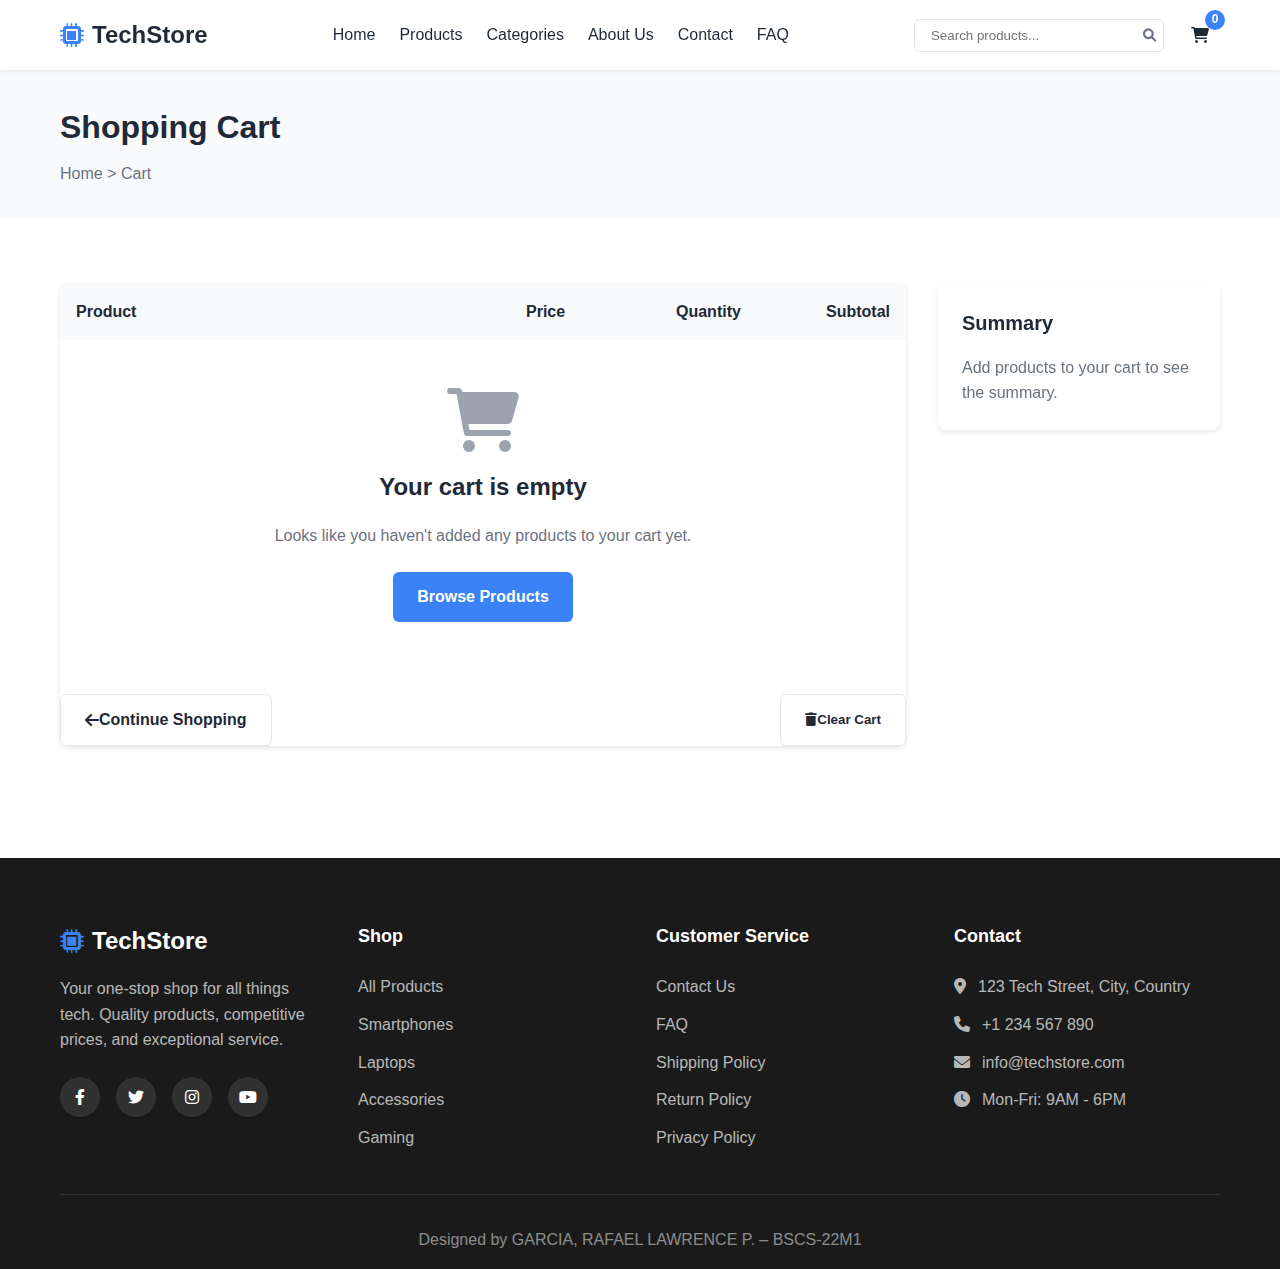
<file: cart.html>
<!DOCTYPE html>
<html lang="en">
<head>
  <meta charset="UTF-8">
  <meta name="viewport" content="width=device-width, initial-scale=1.0">
  <title>Shopping Cart - TechStore</title>
  <link rel="stylesheet" href="style/cart.css">
  <link rel="stylesheet" href="style/main.css">
  <link rel="stylesheet" href="https://cdnjs.cloudflare.com/ajax/libs/font-awesome/6.0.0/css/all.min.css">
  <style>
    /* Cart Page Specific Styles */
   
  </style>
</head>
<body>
  <header class="header">
    <div class="container">
      <div class="header-content">
        <div class="logo">
          <a href="index.html">
            <i class="fas fa-microchip"></i>
            <span>TechStore</span>
          </a>
        </div>
        
        <nav class="main-nav">
          <ul>
            <li><a href="index.html">Home</a></li>
            <li><a href="products.html">Products</a></li>
            <li><a href="categories.html">Categories</a></li>
            <li><a href="about.html">About Us</a></li>
            <li><a href="contact.html">Contact</a></li>
            <li><a href="faq.html">FAQ</a></li>
          </ul>
        </nav>
        
        <div class="header-actions">
          <div class="search-box">
            <input type="text" placeholder="Search products...">
            <button type="submit">
              <i class="fas fa-search"></i>
            </button>
          </div>
          
          <a href="cart.html" class="cart-btn">
            <i class="fas fa-shopping-cart"></i>
            <span class="cart-count">0</span>
          </a>
          
          <button class="mobile-menu-btn">
            <i class="fas fa-bars"></i>
          </button>
        </div>
      </div>
    </div>
  </header>
  
  <main>
    <section class="page-header">
      <div class="container">
        <h1>Shopping Cart</h1>
        <div class="breadcrumbs">
          <a href="index.html">Home</a> &gt;
          <span>Cart</span>
        </div>
      </div>
    </section>
    
    <section class="cart-section">
      <div class="container">
        <div class="cart-container">
          <div class="cart-items-container">
            <div class="cart-header">
              <div>Product</div>
              <div>Price</div>
              <div>Quantity</div>
              <div>Subtotal</div>
            </div>
            
            <div id="cart-items">
              <!-- Cart items will be loaded dynamically via JavaScript -->
            </div>
            
            <div class="cart-actions">
              <a href="products.html" class="btn btn-outline">
                <i class="fas fa-arrow-left"></i> Continue Shopping
              </a>
              <button class="btn btn-outline">
                <i class="fas fa-trash"></i> Clear Cart
              </button>
            </div>
          </div>
          
          <div class="cart-summary" id="cart-summary">
            <!-- Cart summary will be loaded dynamically via JavaScript -->
          </div>
        </div>
      </div>
    </section>
  </main>
  
  <footer class="footer">
    <div class="container">
      <div class="footer-content">
        <div class="footer-col">
          <div class="footer-logo">
            <i class="fas fa-microchip"></i>
            <span>TechStore</span>
          </div>
          <p>Your one-stop shop for all things tech. Quality products, competitive prices, and exceptional service.</p>
          <div class="social-links">
            <a href="#"><i class="fab fa-facebook-f"></i></a>
            <a href="#"><i class="fab fa-twitter"></i></a>
            <a href="#"><i class="fab fa-instagram"></i></a>
            <a href="#"><i class="fab fa-youtube"></i></a>
          </div>
        </div>
        
        <div class="footer-col">
          <h4>Shop</h4>
          <ul>
            <li><a href="products.html">All Products</a></li>
            <li><a href="products.html?category=smartphones">Smartphones</a></li>
            <li><a href="products.html?category=laptops">Laptops</a></li>
            <li><a href="products.html?category=accessories">Accessories</a></li>
            <li><a href="products.html?category=gaming">Gaming</a></li>
          </ul>
        </div>
        
        <div class="footer-col">
          <h4>Customer Service</h4>
          <ul>
            <li><a href="contact.html">Contact Us</a></li>
            <li><a href="faq.html">FAQ</a></li>
            <li><a href="#">Shipping Policy</a></li>
            <li><a href="#">Return Policy</a></li>
            <li><a href="#">Privacy Policy</a></li>
          </ul>
        </div>
        
        <div class="footer-col">
          <h4>Contact</h4>
          <ul class="contact-info">
            <li><i class="fas fa-map-marker-alt"></i> 123 Tech Street, City, Country</li>
            <li><i class="fas fa-phone"></i> +1 234 567 890</li>
            <li><i class="fas fa-envelope"></i> info@techstore.com</li>
            <li><i class="fas fa-clock"></i> Mon-Fri: 9AM - 6PM</li>
          </ul>
        </div>
      </div>
      
      <div class="footer-bottom">
        <p>Designed by GARCIA, RAFAEL LAWRENCE P. – BSCS-22M1</p>
      </div>
    </div>
  </footer>
  
  <script src="js/products.js"></script>
  <script src="js/main.js"></script>
</body>
</html>
</file>
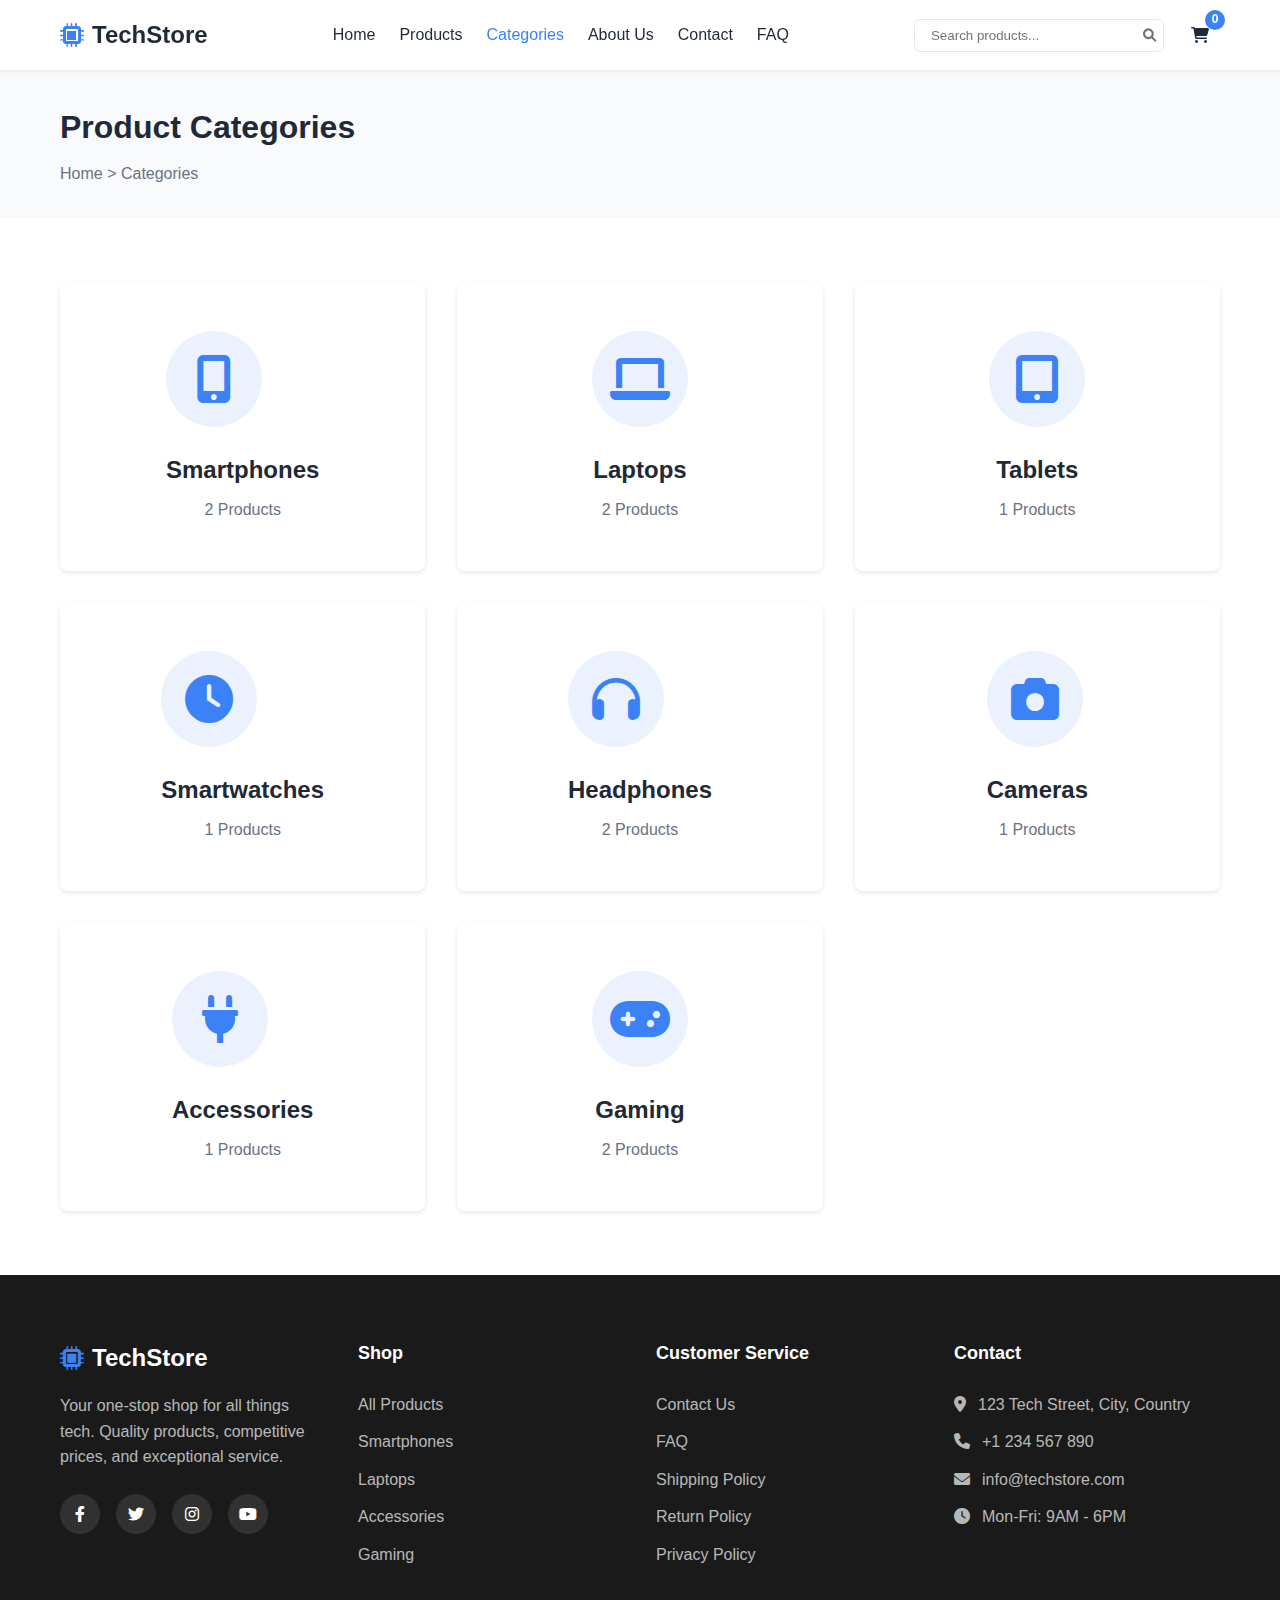
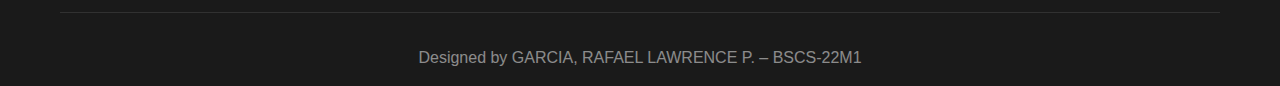
<file: categories.html>
<!DOCTYPE html>
<html lang="en">
<head>
  <meta charset="UTF-8">
  <meta name="viewport" content="width=device-width, initial-scale=1.0">
  <title>Categories - TechStore</title>
  <link rel="stylesheet" href="style/main.css">
  <link rel="stylesheet" href="https://cdnjs.cloudflare.com/ajax/libs/font-awesome/6.0.0/css/all.min.css">
  <link rel="stylesheet" href="style/catergories.css">
</head>
<body>
  <header class="header">
    <div class="container">
      <div class="header-content">
        <div class="logo">
          <a href="index.html">
            <i class="fas fa-microchip"></i>
            <span>TechStore</span>
          </a>
        </div>
        
        <nav class="main-nav">
          <ul>
            <li><a href="index.html">Home</a></li>
            <li><a href="products.html">Products</a></li>
            <li><a href="categories.html" class="active">Categories</a></li>
            <li><a href="about.html">About Us</a></li>
            <li><a href="contact.html">Contact</a></li>
            <li><a href="faq.html">FAQ</a></li>
          </ul>
        </nav>
        
        <div class="header-actions">
          <div class="search-box">
            <input type="text" placeholder="Search products...">
            <button type="submit">
              <i class="fas fa-search"></i>
            </button>
          </div>
          
          <a href="cart.html" class="cart-btn">
            <i class="fas fa-shopping-cart"></i>
            <span class="cart-count">0</span>
          </a>
          
          <button class="mobile-menu-btn">
            <i class="fas fa-bars"></i>
          </button>
        </div>
      </div>
    </div>
  </header>
  
  <main>
    <section class="page-header">
      <div class="container">
        <h1>Product Categories</h1>
        <div class="breadcrumbs">
          <a href="index.html">Home</a> &gt;
          <span>Categories</span>
        </div>
      </div>
    </section>
    
    <section class="categories-section">
      <div class="container">
        <div class="categories-grid" id="categories-container">
          <!-- Categories will be loaded dynamically via JavaScript -->
        </div>
      </div>
    </section>
  </main>
  
  <footer class="footer">
    <div class="container">
      <div class="footer-content">
        <div class="footer-col">
          <div class="footer-logo">
            <i class="fas fa-microchip"></i>
            <span>TechStore</span>
          </div>
          <p>Your one-stop shop for all things tech. Quality products, competitive prices, and exceptional service.</p>
          <div class="social-links">
            <a href="#"><i class="fab fa-facebook-f"></i></a>
            <a href="#"><i class="fab fa-twitter"></i></a>
            <a href="#"><i class="fab fa-instagram"></i></a>
            <a href="#"><i class="fab fa-youtube"></i></a>
          </div>
        </div>
        
        <div class="footer-col">
          <h4>Shop</h4>
          <ul>
            <li><a href="products.html">All Products</a></li>
            <li><a href="products.html?category=smartphones">Smartphones</a></li>
            <li><a href="products.html?category=laptops">Laptops</a></li>
            <li><a href="products.html?category=accessories">Accessories</a></li>
            <li><a href="products.html?category=gaming">Gaming</a></li>
          </ul>
        </div>
        
        <div class="footer-col">
          <h4>Customer Service</h4>
          <ul>
            <li><a href="contact.html">Contact Us</a></li>
            <li><a href="faq.html">FAQ</a></li>
            <li><a href="#">Shipping Policy</a></li>
            <li><a href="#">Return Policy</a></li>
            <li><a href="#">Privacy Policy</a></li>
          </ul>
        </div>
        
        <div class="footer-col">
          <h4>Contact</h4>
          <ul class="contact-info">
            <li><i class="fas fa-map-marker-alt"></i> 123 Tech Street, City, Country</li>
            <li><i class="fas fa-phone"></i> +1 234 567 890</li>
            <li><i class="fas fa-envelope"></i> info@techstore.com</li>
            <li><i class="fas fa-clock"></i> Mon-Fri: 9AM - 6PM</li>
          </ul>
        </div>
      </div>
      
      <div class="footer-bottom">
        <p>Designed by GARCIA, RAFAEL LAWRENCE P. – BSCS-22M1</p>
      </div>
    </div>
  </footer>
  
  <script src="js/products.js"></script>
  <script src="js/main.js"></script>
</body>
</html>
</file>
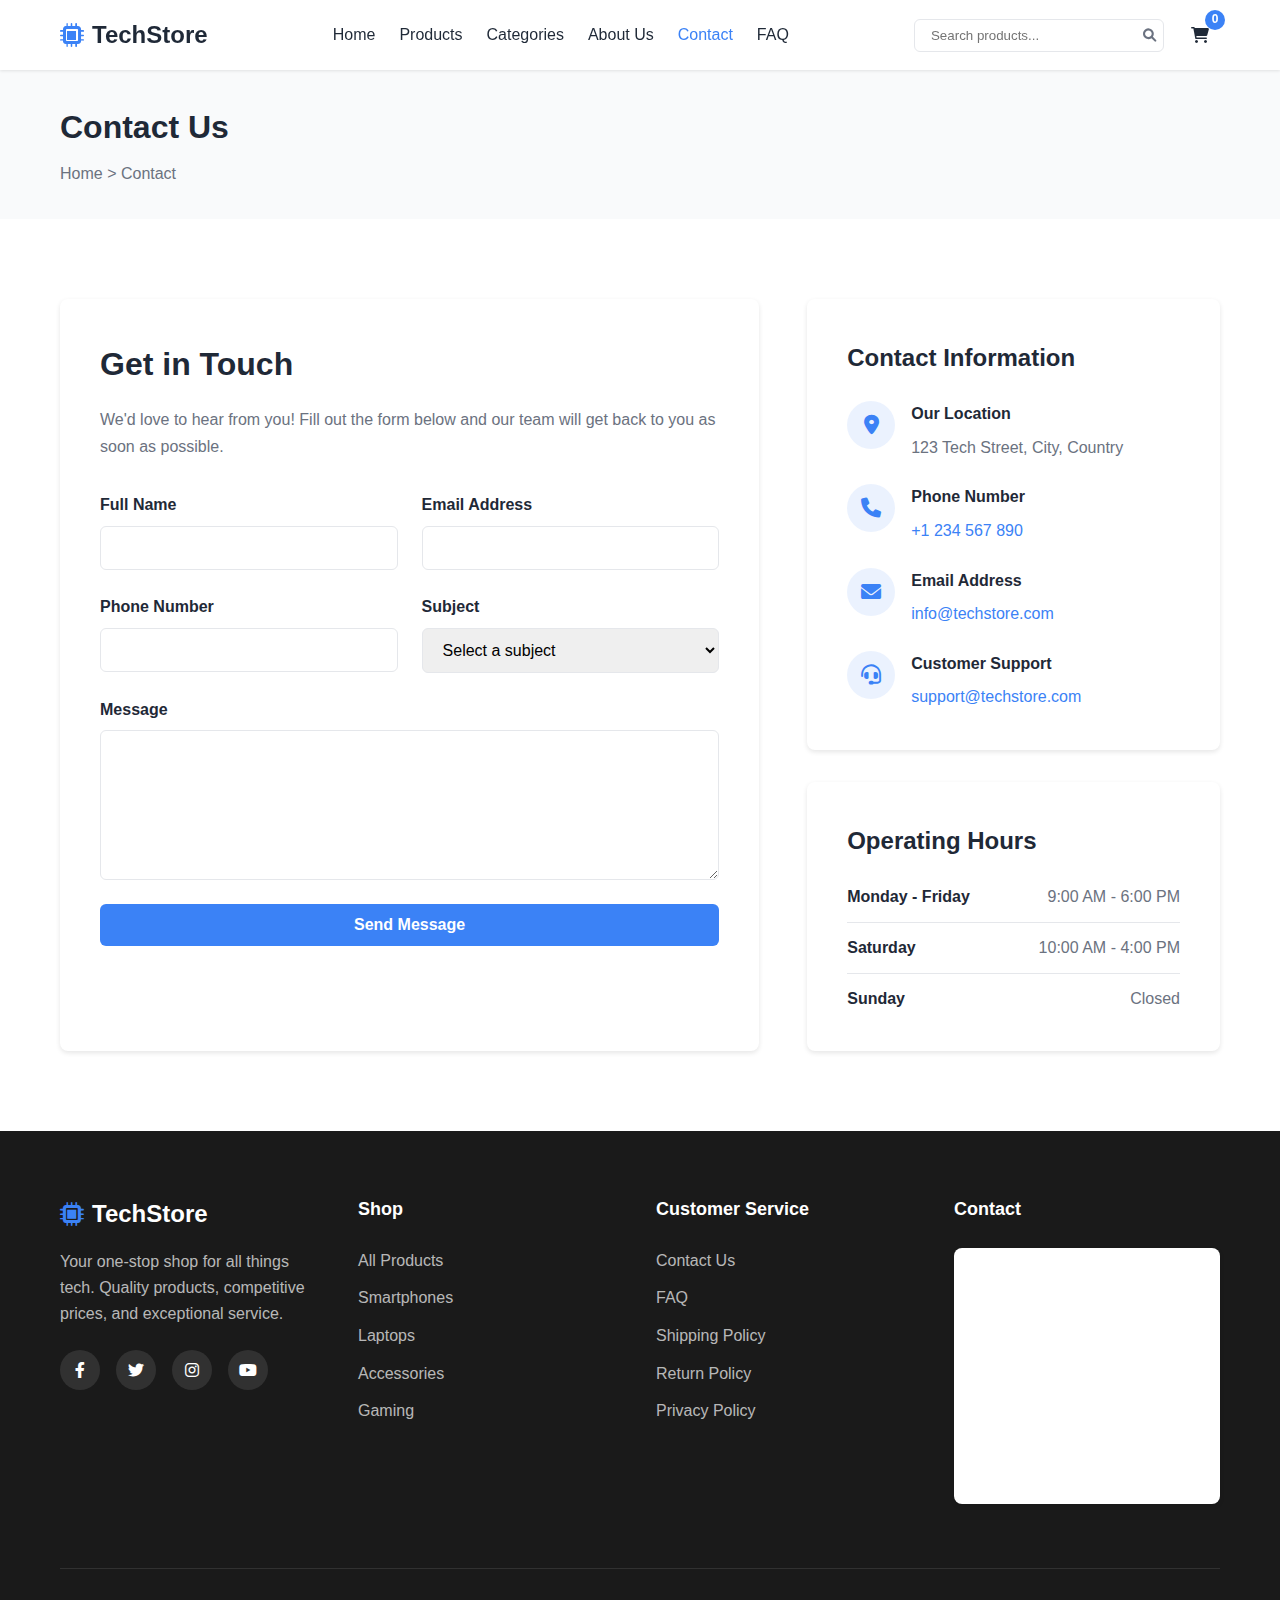
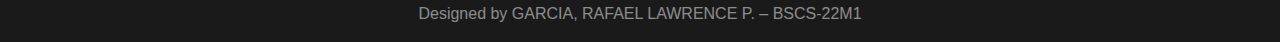
<file: contact.html>
<!DOCTYPE html>
<html lang="en">
<head>
  <meta charset="UTF-8">
  <meta name="viewport" content="width=device-width, initial-scale=1.0">
  <title>Contact Us - TechStore</title>
  <link rel="stylesheet" href="style/main.css">
  <link rel="stylesheet" href="style/contact.css">
  <link rel="stylesheet" href="https://cdnjs.cloudflare.com/ajax/libs/font-awesome/6.0.0/css/all.min.css">
  <style>
    
  </style>
</head>
<body>
  <header class="header">
    <div class="container">
      <div class="header-content">
        <div class="logo">
          <a href="index.html">
            <i class="fas fa-microchip"></i>
            <span>TechStore</span>
          </a>
        </div>
        
        <nav class="main-nav">
          <ul>
            <li><a href="index.html">Home</a></li>
            <li><a href="products.html">Products</a></li>
            <li><a href="categories.html">Categories</a></li>
            <li><a href="about.html">About Us</a></li>
            <li><a href="contact.html" class="active">Contact</a></li>
            <li><a href="faq.html">FAQ</a></li>
          </ul>
        </nav>
        
        <div class="header-actions">
          <div class="search-box">
            <input type="text" placeholder="Search products...">
            <button type="submit">
              <i class="fas fa-search"></i>
            </button>
          </div>
          
          <a href="cart.html" class="cart-btn">
            <i class="fas fa-shopping-cart"></i>
            <span class="cart-count">0</span>
          </a>
          
          <button class="mobile-menu-btn">
            <i class="fas fa-bars"></i>
          </button>
        </div>
      </div>
    </div>
  </header>
  
  <main>
    <section class="page-header">
      <div class="container">
        <h1>Contact Us</h1>
        <div class="breadcrumbs">
          <a href="index.html">Home</a> &gt;
          <span>Contact</span>
        </div>
      </div>
    </section>
    
    <section class="contact-section">
      <div class="container">
        <div class="contact-container">
          <div class="contact-form-container">
            <div class="contact-form-header">
              <h2>Get in Touch</h2>
              <p>We'd love to hear from you! Fill out the form below and our team will get back to you as soon as possible.</p>
            </div>
            
            <form class="contact-form" id="contact-form">
              <div class="form-row">
                <div class="form-group">
                  <label for="name" class="form-label">Full Name</label>
                  <input type="text" id="name" name="name" class="form-input" required>
                </div>
                
                <div class="form-group">
                  <label for="email" class="form-label">Email Address</label>
                  <input type="email" id="email" name="email" class="form-input" required>
                </div>
              </div>
              
              <div class="form-row">
                <div class="form-group">
                  <label for="phone" class="form-label">Phone Number</label>
                  <input type="tel" id="phone" name="phone" class="form-input">
                </div>
                
                <div class="form-group">
                  <label for="subject" class="form-label">Subject</label>
                  <select id="subject" name="subject" class="form-select" required>
                    <option value="">Select a subject</option>
                    <option value="general">General Inquiry</option>
                    <option value="product">Product Question</option>
                    <option value="order">Order Status</option>
                    <option value="return">Return Request</option>
                    <option value="support">Technical Support</option>
                    <option value="other">Other</option>
                  </select>
                </div>
              </div>
              
              <div class="form-group">
                <label for="message" class="form-label">Message</label>
                <textarea id="message" name="message" class="form-textarea" required></textarea>
              </div>
              
              <button type="submit" class="form-submit">Send Message</button>
            </form>
          </div>
          
          <div class="contact-info-container">
            <div class="contact-info">
              <h3>Contact Information</h3>
              
              <div class="contact-info-list">
                <div class="contact-info-item">
                  <div class="contact-info-icon">
                    <i class="fas fa-map-marker-alt"></i>
                  </div>
                  <div class="contact-info-content">
                    <h4>Our Location</h4>
                    <p>123 Tech Street, City, Country</p>
                  </div>
                </div>
                
                <div class="contact-info-item">
                  <div class="contact-info-icon">
                    <i class="fas fa-phone"></i>
                  </div>
                  <div class="contact-info-content">
                    <h4>Phone Number</h4>
                    <p><a href="tel:+12345678900">+1 234 567 890</a></p>
                  </div>
                </div>
                
                <div class="contact-info-item">
                  <div class="contact-info-icon">
                    <i class="fas fa-envelope"></i>
                  </div>
                  <div class="contact-info-content">
                    <h4>Email Address</h4>
                    <p><a href="mailto:info@techstore.com">info@techstore.com</a></p>
                  </div>
                </div>
                
                <div class="contact-info-item">
                  <div class="contact-info-icon">
                    <i class="fas fa-headset"></i>
                  </div>
                  <div class="contact-info-content">
                    <h4>Customer Support</h4>
                    <p><a href="mailto:support@techstore.com">support@techstore.com</a></p>
                  </div>
                </div>
              </div>
            </div>
            
            <div class="contact-hours">
              <h3>Operating Hours</h3>
              
              <div class="hours-list">
                <div class="hours-item">
                  <span class="day">Monday - Friday</span>
                  <span class="hours">9:00 AM - 6:00 PM</span>
                </div>
                
                <div class="hours-item">
                  <span class="day">Saturday</span>
                  <span class="hours">10:00 AM - 4:00 PM</span>
                </div>
                
                <div class="hours-item">
                  <span class="day">Sunday</span>
                  <span class="hours">Closed</span>
                </div>
              </div>
            </div>
          </div>
        </div>
      </div>
    </section>
    
  </main>
  
  <footer class="footer">
    <div class="container">
      <div class="footer-content">
        <div class="footer-col">
          <div class="footer-logo">
            <i class="fas fa-microchip"></i>
            <span>TechStore</span>
          </div>
          <p>Your one-stop shop for all things tech. Quality products, competitive prices, and exceptional service.</p>
          <div class="social-links">
            <a href="#"><i class="fab fa-facebook-f"></i></a>
            <a href="#"><i class="fab fa-twitter"></i></a>
            <a href="#"><i class="fab fa-instagram"></i></a>
            <a href="#"><i class="fab fa-youtube"></i></a>
          </div>
        </div>
        
        <div class="footer-col">
          <h4>Shop</h4>
          <ul>
            <li><a href="products.html">All Products</a></li>
            <li><a href="products.html?category=smartphones">Smartphones</a></li>
            <li><a href="products.html?category=laptops">Laptops</a></li>
            <li><a href="products.html?category=accessories">Accessories</a></li>
            <li><a href="products.html?category=gaming">Gaming</a></li>
          </ul>
        </div>
        
        <div class="footer-col">
          <h4>Customer Service</h4>
          <ul>
            <li><a href="contact.html">Contact Us</a></li>
            <li><a href="faq.html">FAQ</a></li>
            <li><a href="#">Shipping Policy</a></li>
            <li><a href="#">Return Policy</a></li>
            <li><a href="#">Privacy Policy</a></li>
          </ul>
        </div>
        
        <div class="footer-col">
          <h4>Contact</h4>
          <ul class="contact-info">
            <li><i class="fas fa-map-marker-alt"></i> 123 Tech Street, City, Country</li>
            <li><i class="fas fa-phone"></i> +1 234 567 890</li>
            <li><i class="fas fa-envelope"></i> info@techstore.com</li>
            <li><i class="fas fa-clock"></i> Mon-Fri: 9AM - 6PM</li>
          </ul>
        </div>
      </div>
      
      <div class="footer-bottom">
        <p>Designed by GARCIA, RAFAEL LAWRENCE P. – BSCS-22M1</p>
      </div>
    </div>
  </footer>
  
  <script src="js/products.js"></script>
  <script src="js/main.js"></script>
  <script>
    // Contact Form JavaScript
    document.addEventListener('DOMContentLoaded', function() {
      const contactForm = document.getElementById('contact-form');
      
      if (contactForm) {
        contactForm.addEventListener('submit', function(e) {
          e.preventDefault();
          
          // Collect form data
          const formData = {
            name: document.getElementById('name').value,
            email: document.getElementById('email').value,
            phone: document.getElementById('phone').value,
            subject: document.getElementById('subject').value,
            message: document.getElementById('message').value,
          };
          
          // In a real application, you would send this data to your server here
          // For this demo, we'll just show a success message
          
          // Create success message
          const successMessage = document.createElement('div');
          successMessage.className = 'form-success';
          successMessage.innerHTML = `
            <div style="text-align: center; padding: 2rem; background-color: #f0fdf4; border-radius: 0.5rem; border: 1px solid #86efac; margin-top: 1rem;">
              <i class="fas fa-check-circle" style="font-size: 3rem; color: #10b981; margin-bottom: 1rem;"></i>
              <h3 style="margin-bottom: 0.5rem; color: #064e3b;">Message Sent Successfully!</h3>
              <p style="color: #059669;">Thank you for reaching out to us. We'll get back to you as soon as possible.</p>
            </div>
          `;
          
          // Replace form with success message
          contactForm.innerHTML = '';
          contactForm.appendChild(successMessage);
          
          // Scroll to success message
          successMessage.scrollIntoView({ behavior: 'smooth' });
        });
      }
    });
  </script>
</body>
</html>
</file>
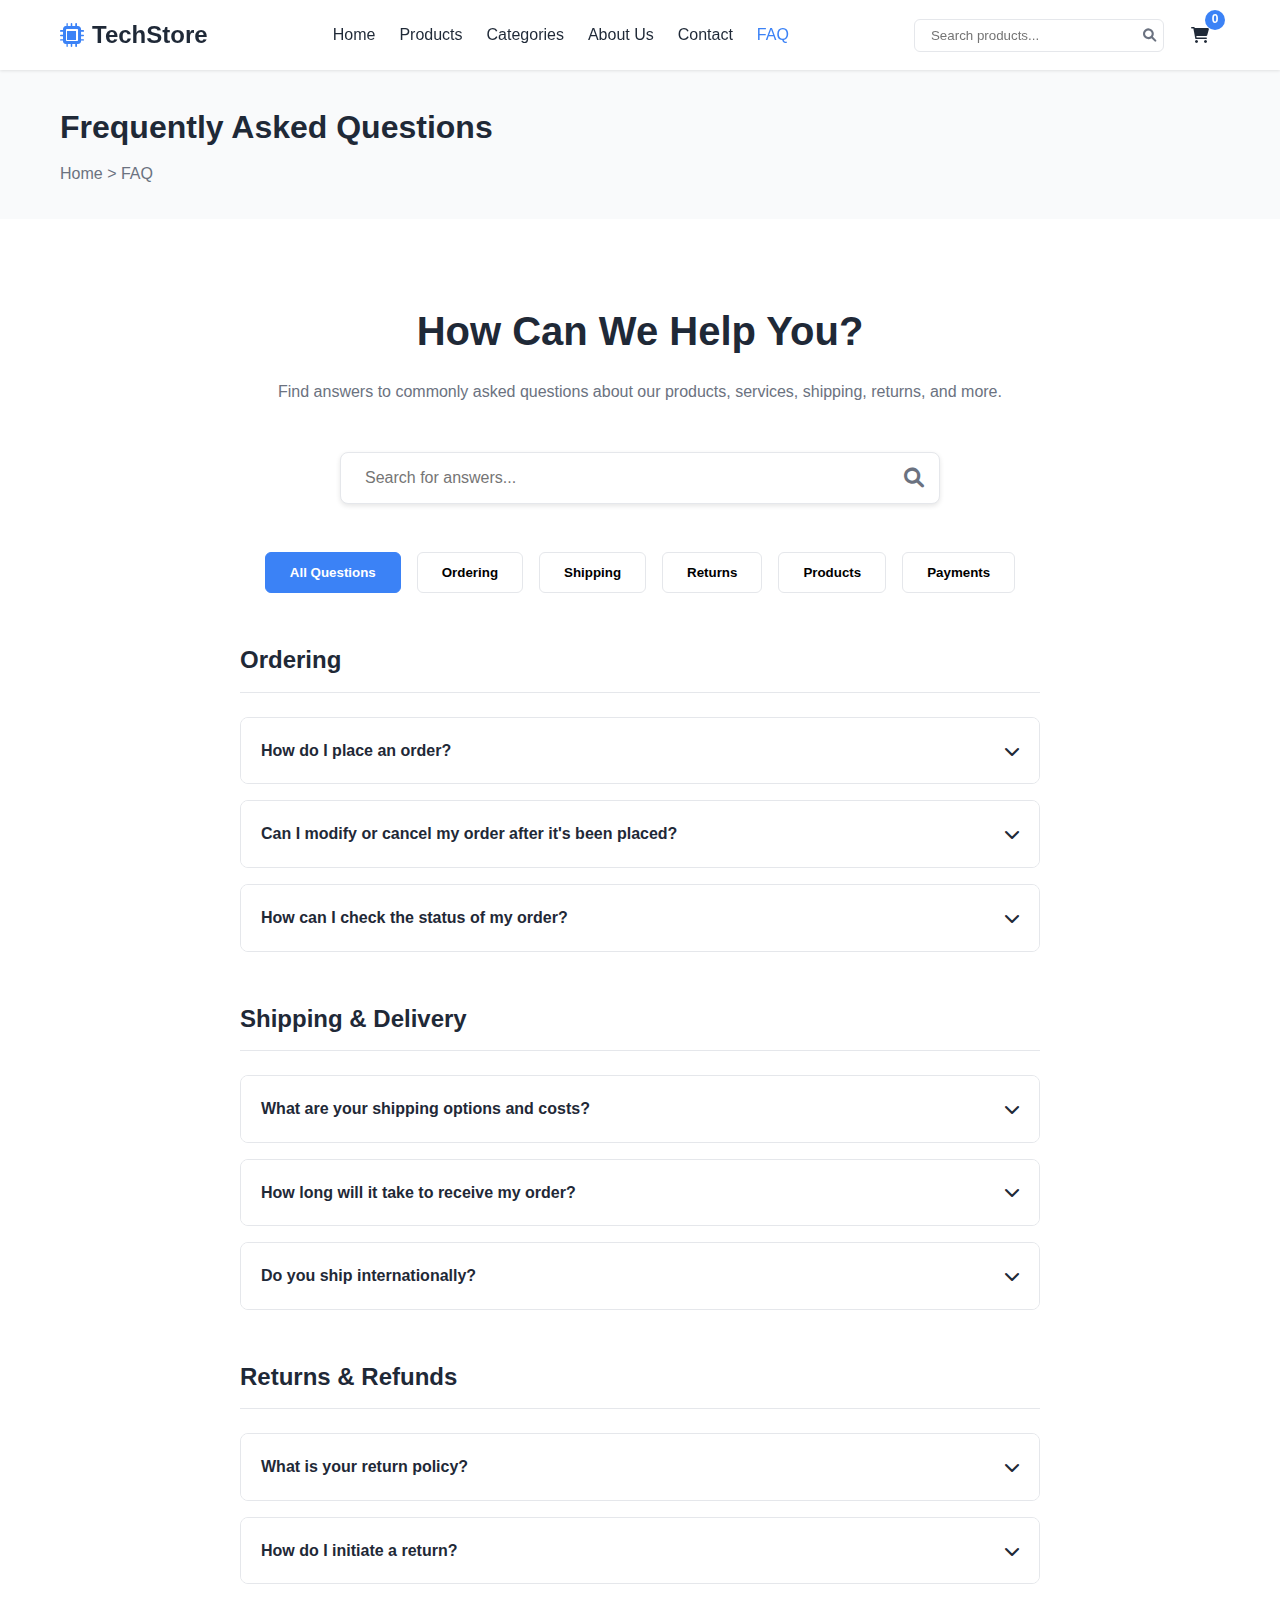
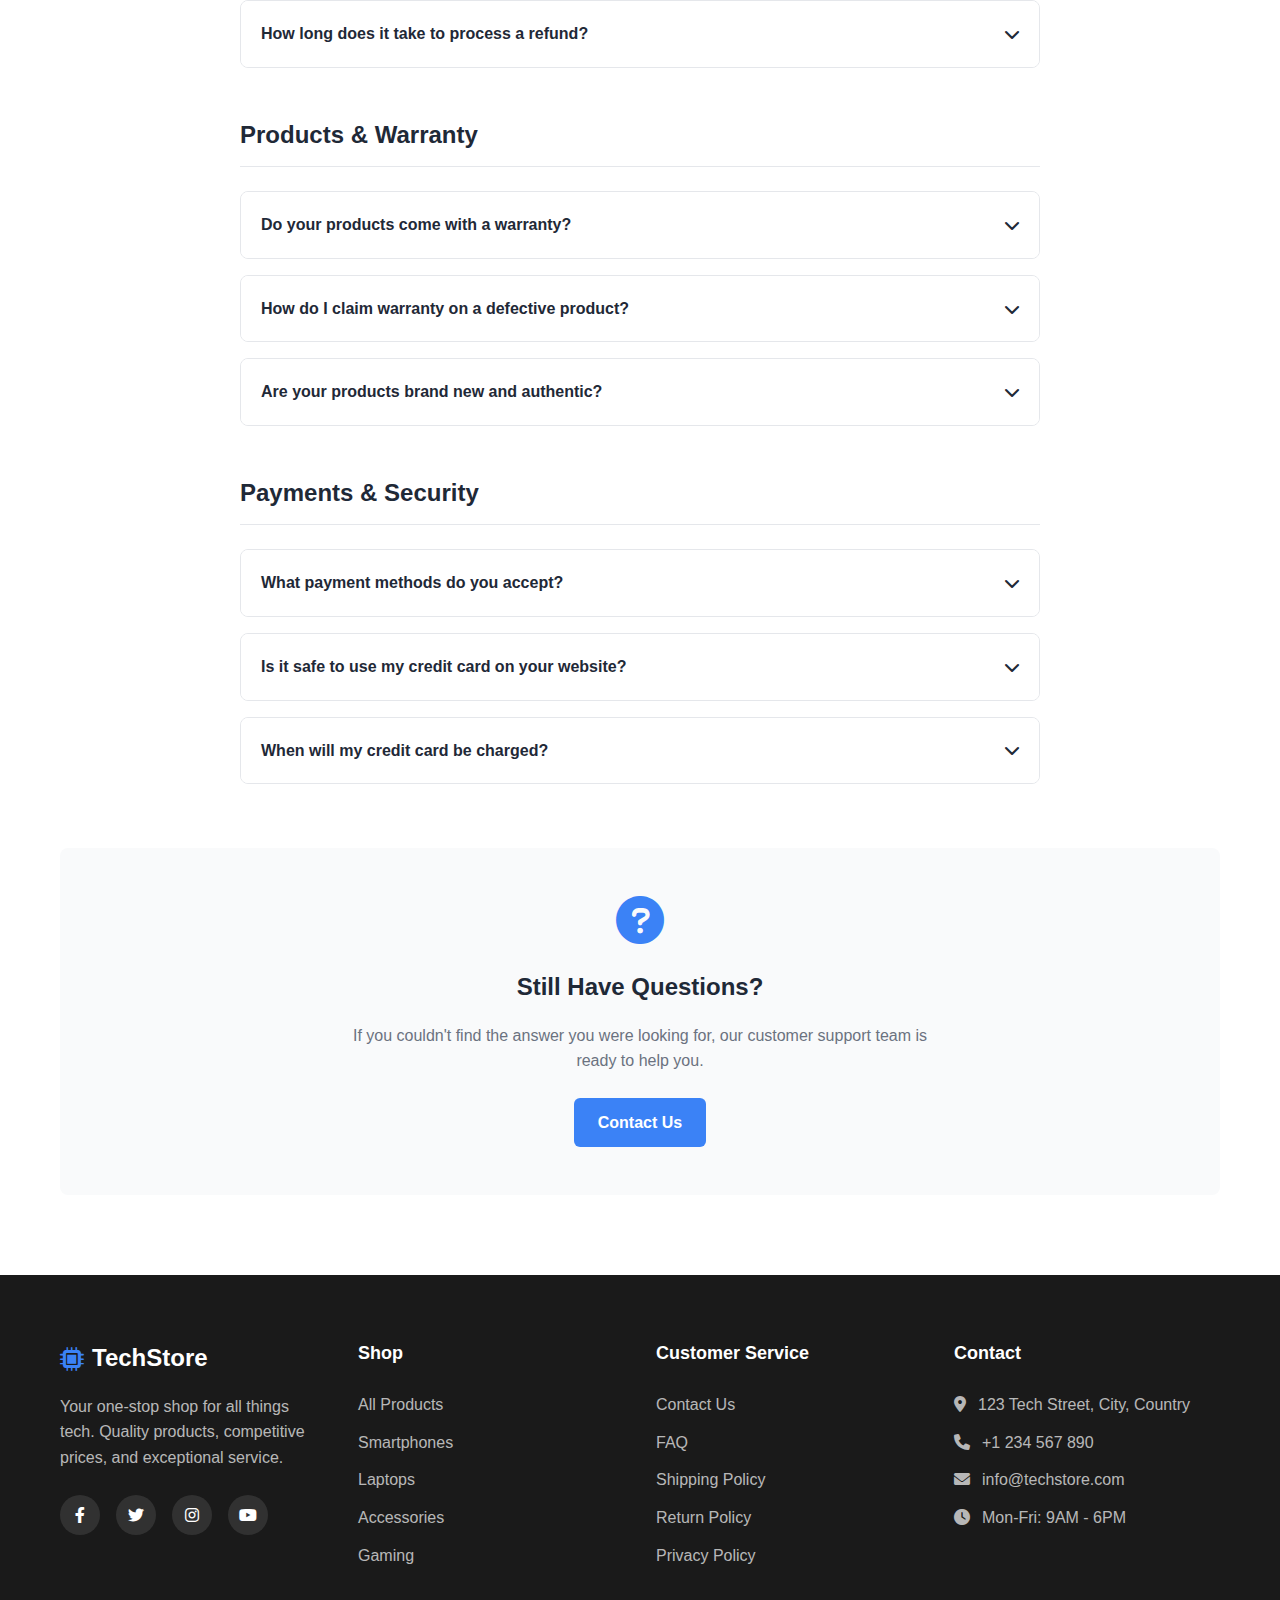
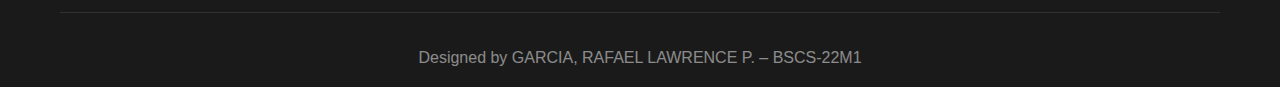
<file: faq.html>
<!DOCTYPE html>
<html lang="en">
<head>
  <meta charset="UTF-8">
  <meta name="viewport" content="width=device-width, initial-scale=1.0">
  <title>FAQ - TechStore</title>
  <link rel="stylesheet" href="style/main.css">
  <link rel="stylesheet" href="https://cdnjs.cloudflare.com/ajax/libs/font-awesome/6.0.0/css/all.min.css">
  <link rel="stylesheet" href="style/faq.css">
</head>
<body>
  <header class="header">
    <div class="container">
      <div class="header-content">
        <div class="logo">
          <a href="index.html">
            <i class="fas fa-microchip"></i>
            <span>TechStore</span>
          </a>
        </div>
        
        <nav class="main-nav">
          <ul>
            <li><a href="index.html">Home</a></li>
            <li><a href="products.html">Products</a></li>
            <li><a href="categories.html">Categories</a></li>
            <li><a href="about.html">About Us</a></li>
            <li><a href="contact.html">Contact</a></li>
            <li><a href="faq.html" class="active">FAQ</a></li>
          </ul>
        </nav>
        
        <div class="header-actions">
          <div class="search-box">
            <input type="text" placeholder="Search products...">
            <button type="submit">
              <i class="fas fa-search"></i>
            </button>
          </div>
          
          <a href="cart.html" class="cart-btn">
            <i class="fas fa-shopping-cart"></i>
            <span class="cart-count">0</span>
          </a>
          
          <button class="mobile-menu-btn">
            <i class="fas fa-bars"></i>
          </button>
        </div>
      </div>
    </div>
  </header>
  
  <main>
    <section class="page-header">
      <div class="container">
        <h1>Frequently Asked Questions</h1>
        <div class="breadcrumbs">
          <a href="index.html">Home</a> &gt;
          <span>FAQ</span>
        </div>
      </div>
    </section>
    
    <section class="faq-section">
      <div class="container">
        <div class="faq-header">
          <h2>How Can We Help You?</h2>
          <p>Find answers to commonly asked questions about our products, services, shipping, returns, and more.</p>
        </div>
        
        <div class="faq-search">
          <input type="text" id="faq-search-input" placeholder="Search for answers...">
          <button type="button">
            <i class="fas fa-search"></i>
          </button>
        </div>
        
        <div class="faq-tabs">
          <button class="faq-tab active" data-category="all">All Questions</button>
          <button class="faq-tab" data-category="ordering">Ordering</button>
          <button class="faq-tab" data-category="shipping">Shipping</button>
          <button class="faq-tab" data-category="returns">Returns</button>
          <button class="faq-tab" data-category="products">Products</button>
          <button class="faq-tab" data-category="payments">Payments</button>
        </div>
        
        <div class="faq-container">
          <div class="faq-category" data-category="ordering">
            <h3>Ordering</h3>
            
            <div class="faq-item">
              <div class="faq-question">
                <span>How do I place an order?</span>
                <i class="fas fa-chevron-down"></i>
              </div>
              <div class="faq-answer">
                <p>You can place an order through our website by following these simple steps:</p>
                <p>1. Browse through our products and add items to your cart.</p>
                <p>2. Once you've selected all your items, click on the cart icon and proceed to checkout.</p>
                <p>3. Fill in your shipping and payment information.</p>
                <p>4. Review your order and confirm.</p>
                <p>You'll receive an order confirmation email with the details of your purchase.</p>
              </div>
            </div>
            
            <div class="faq-item">
              <div class="faq-question">
                <span>Can I modify or cancel my order after it's been placed?</span>
                <i class="fas fa-chevron-down"></i>
              </div>
              <div class="faq-answer">
                <p>You can modify or cancel your order within 1 hour of placing it. To do so, please contact our customer service team immediately with your order number.</p>
                <p>After the 1-hour window, we begin processing orders for shipment, and cancellations or modifications may not be possible. If your order has already been shipped, you'll need to follow our return process.</p>
              </div>
            </div>
            
            <div class="faq-item">
              <div class="faq-question">
                <span>How can I check the status of my order?</span>
                <i class="fas fa-chevron-down"></i>
              </div>
              <div class="faq-answer">
                <p>You can check the status of your order by:</p>
                <p>1. Logging into your account and viewing your order history.</p>
                <p>2. Using the tracking number provided in your shipping confirmation email.</p>
                <p>3. Contacting our customer service team with your order number.</p>
              </div>
            </div>
          </div>
          
          <div class="faq-category" data-category="shipping">
            <h3>Shipping & Delivery</h3>
            
            <div class="faq-item">
              <div class="faq-question">
                <span>What are your shipping options and costs?</span>
                <i class="fas fa-chevron-down"></i>
              </div>
              <div class="faq-answer">
                <p>We offer several shipping options:</p>
                <p>- Standard Shipping (3-5 business days): $5.99 or FREE on orders over $50</p>
                <p>- Express Shipping (2-3 business days): $12.99</p>
                <p>- Next Day Delivery (order by 2pm): $19.99</p>
                <p>International shipping rates vary by destination. Shipping costs are calculated at checkout.</p>
              </div>
            </div>
            
            <div class="faq-item">
              <div class="faq-question">
                <span>How long will it take to receive my order?</span>
                <i class="fas fa-chevron-down"></i>
              </div>
              <div class="faq-answer">
                <p>Delivery times depend on your chosen shipping method and your location:</p>
                <p>- Standard Shipping: 3-5 business days (domestic)</p>
                <p>- Express Shipping: 2-3 business days (domestic)</p>
                <p>- Next Day Delivery: 1 business day (must order by 2pm)</p>
                <p>International orders typically take 7-14 business days, depending on the destination country and customs processing.</p>
                <p>Please note that business days don't include weekends or holidays, and delivery times start from when your order has been processed, not when it was placed.</p>
              </div>
            </div>
            
            <div class="faq-item">
              <div class="faq-question">
                <span>Do you ship internationally?</span>
                <i class="fas fa-chevron-down"></i>
              </div>
              <div class="faq-answer">
                <p>Yes, we ship to most countries worldwide. International shipping rates and delivery times vary by destination. Please note that international orders may be subject to customs duties and taxes, which are the responsibility of the recipient.</p>
              </div>
            </div>
          </div>
          
          <div class="faq-category" data-category="returns">
            <h3>Returns & Refunds</h3>
            
            <div class="faq-item">
              <div class="faq-question">
                <span>What is your return policy?</span>
                <i class="fas fa-chevron-down"></i>
              </div>
              <div class="faq-answer">
                <p>We offer a 30-day return policy. If you're not completely satisfied with your purchase, you can return it within 30 days of receiving your order for a full refund or exchange.</p>
                <p>Items must be unused, in their original packaging, and in the same condition as when you received them. Some products like earphones and certain accessories may not be eligible for return due to hygiene reasons.</p>
              </div>
            </div>
            
            <div class="faq-item">
              <div class="faq-question">
                <span>How do I initiate a return?</span>
                <i class="fas fa-chevron-down"></i>
              </div>
              <div class="faq-answer">
                <p>To initiate a return:</p>
                <p>1. Contact our customer service team to request a Return Authorization (RA) number.</p>
                <p>2. Package the item securely with all original packaging and accessories.</p>
                <p>3. Include the RA number on the outside of the package.</p>
                <p>4. Ship the package to the address provided by our customer service team.</p>
                <p>Once we receive and inspect the returned item(s), we'll process your refund or exchange.</p>
              </div>
            </div>
            
            <div class="faq-item">
              <div class="faq-question">
                <span>How long does it take to process a refund?</span>
                <i class="fas fa-chevron-down"></i>
              </div>
              <div class="faq-answer">
                <p>After we receive and inspect your return, we'll process your refund within 3-5 business days. The time it takes for the refund to appear in your account depends on your payment method:</p>
                <p>- Credit/debit cards: 5-10 business days</p>
                <p>- PayPal: 3-5 business days</p>
                <p>- Store credit: Immediately</p>
                <p>Please note that shipping costs are non-refundable unless the return is due to our error.</p>
              </div>
            </div>
          </div>
          
          <div class="faq-category" data-category="products">
            <h3>Products & Warranty</h3>
            
            <div class="faq-item">
              <div class="faq-question">
                <span>Do your products come with a warranty?</span>
                <i class="fas fa-chevron-down"></i>
              </div>
              <div class="faq-answer">
                <p>Yes, most of our products come with a manufacturer's warranty. The warranty period varies by product and brand:</p>
                <p>- Smartphones and tablets: 1-2 years</p>
                <p>- Laptops and computers: 1-3 years</p>
                <p>- Audio products: 1 year</p>
                <p>- Accessories: 3-6 months</p>
                <p>The specific warranty information for each product is listed on the product page. Additionally, we offer a 30-day satisfaction guarantee on all purchases.</p>
              </div>
            </div>
            
            <div class="faq-item">
              <div class="faq-question">
                <span>How do I claim warranty on a defective product?</span>
                <i class="fas fa-chevron-down"></i>
              </div>
              <div class="faq-answer">
                <p>If you believe your product is defective and covered under warranty:</p>
                <p>1. Contact our customer service team with your order number and a description of the issue.</p>
                <p>2. Our team will guide you through the warranty claim process, which may involve returning the item for inspection.</p>
                <p>3. If the product is determined to be defective under normal use, we will repair, replace, or refund the item in accordance with the warranty terms.</p>
                <p>Please note that warranty does not cover damage from accidents, misuse, or normal wear and tear.</p>
              </div>
            </div>
            
            <div class="faq-item">
              <div class="faq-question">
                <span>Are your products brand new and authentic?</span>
                <i class="fas fa-chevron-down"></i>
              </div>
              <div class="faq-answer">
                <p>Yes, all products sold on TechStore are 100% brand new and authentic. We source our products directly from manufacturers or authorized distributors, ensuring you receive genuine items with full warranty coverage.</p>
                <p>We do not sell refurbished, open-box, or counterfeit products. If you ever question the authenticity of a product received from us, please contact our customer service immediately.</p>
              </div>
            </div>
          </div>
          
          <div class="faq-category" data-category="payments">
            <h3>Payments & Security</h3>
            
            <div class="faq-item">
              <div class="faq-question">
                <span>What payment methods do you accept?</span>
                <i class="fas fa-chevron-down"></i>
              </div>
              <div class="faq-answer">
                <p>We accept a variety of payment methods for your convenience:</p>
                <p>- Credit/debit cards (Visa, Mastercard, American Express, Discover)</p>
                <p>- PayPal</p>
                <p>- Apple Pay</p>
                <p>- Google Pay</p>
                <p>- Shop Pay</p>
                <p>- Bank transfers</p>
                <p>- Gift cards and store credit</p>
              </div>
            </div>
            
            <div class="faq-item">
              <div class="faq-question">
                <span>Is it safe to use my credit card on your website?</span>
                <i class="fas fa-chevron-down"></i>
              </div>
              <div class="faq-answer">
                <p>Yes, our website uses industry-standard security measures to protect your payment information:</p>
                <p>- SSL encryption for all transactions</p>
                <p>- PCI DSS compliance</p>
                <p>- Secure payment processing through trusted partners</p>
                <p>We never store your complete credit card information on our servers. Your financial data is transmitted securely to our payment processors who handle the transaction.</p>
              </div>
            </div>
            
            <div class="faq-item">
              <div class="faq-question">
                <span>When will my credit card be charged?</span>
                <i class="fas fa-chevron-down"></i>
              </div>
              <div class="faq-answer">
                <p>Your credit card will be authorized when you place the order, but it won't be charged until your order ships. If you've placed a pre-order or backorder, your card will only be charged when the item is ready to ship.</p>
                <p>For split shipments (when items from your order ship separately), you may see multiple charges corresponding to each shipment.</p>
              </div>
            </div>
          </div>
        </div>
        
        <div class="still-have-questions">
          <i class="fas fa-question-circle" style="font-size: 3rem; color: var(--primary-color); margin-bottom: 1.5rem;"></i>
          <h3>Still Have Questions?</h3>
          <p>If you couldn't find the answer you were looking for, our customer support team is ready to help you.</p>
          <a href="contact.html" class="btn btn-primary">Contact Us</a>
        </div>
      </div>
    </section>
  </main>
  
  <footer class="footer">
    <div class="container">
      <div class="footer-content">
        <div class="footer-col">
          <div class="footer-logo">
            <i class="fas fa-microchip"></i>
            <span>TechStore</span>
          </div>
          <p>Your one-stop shop for all things tech. Quality products, competitive prices, and exceptional service.</p>
          <div class="social-links">
            <a href="#"><i class="fab fa-facebook-f"></i></a>
            <a href="#"><i class="fab fa-twitter"></i></a>
            <a href="#"><i class="fab fa-instagram"></i></a>
            <a href="#"><i class="fab fa-youtube"></i></a>
          </div>
        </div>
        
        <div class="footer-col">
          <h4>Shop</h4>
          <ul>
            <li><a href="products.html">All Products</a></li>
            <li><a href="products.html?category=smartphones">Smartphones</a></li>
            <li><a href="products.html?category=laptops">Laptops</a></li>
            <li><a href="products.html?category=accessories">Accessories</a></li>
            <li><a href="products.html?category=gaming">Gaming</a></li>
          </ul>
        </div>
        
        <div class="footer-col">
          <h4>Customer Service</h4>
          <ul>
            <li><a href="contact.html">Contact Us</a></li>
            <li><a href="faq.html">FAQ</a></li>
            <li><a href="#">Shipping Policy</a></li>
            <li><a href="#">Return Policy</a></li>
            <li><a href="#">Privacy Policy</a></li>
          </ul>
        </div>
        
        <div class="footer-col">
          <h4>Contact</h4>
          <ul class="contact-info">
            <li><i class="fas fa-map-marker-alt"></i> 123 Tech Street, City, Country</li>
            <li><i class="fas fa-phone"></i> +1 234 567 890</li>
            <li><i class="fas fa-envelope"></i> info@techstore.com</li>
            <li><i class="fas fa-clock"></i> Mon-Fri: 9AM - 6PM</li>
          </ul>
        </div>
      </div>
      
      <div class="footer-bottom">
        <p>Designed by GARCIA, RAFAEL LAWRENCE P. – BSCS-22M1</p>
      </div>
    </div>
  </footer>
  
  <script src="js/products.js"></script>
  <script src="js/main.js"></script>
  <script>
    // FAQ JavaScript
    document.addEventListener('DOMContentLoaded', function() {
      // FAQ Accordion Functionality
      const faqQuestions = document.querySelectorAll('.faq-question');
      
      faqQuestions.forEach(question => {
        question.addEventListener('click', function() {
          this.classList.toggle('active');
          const answer = this.nextElementSibling;
          
          if (this.classList.contains('active')) {
            answer.classList.add('show');
          } else {
            answer.classList.remove('show');
          }
        });
      });
      
      // FAQ Tab Functionality
      const faqTabs = document.querySelectorAll('.faq-tab');
      const faqCategories = document.querySelectorAll('.faq-category');
      
      faqTabs.forEach(tab => {
        tab.addEventListener('click', function() {
          // Remove active class from all tabs
          faqTabs.forEach(t => t.classList.remove('active'));
          
          // Add active class to clicked tab
          this.classList.add('active');
          
          const category = this.getAttribute('data-category');
          
          // Show/hide categories based on selection
          if (category === 'all') {
            faqCategories.forEach(cat => cat.style.display = 'block');
          } else {
            faqCategories.forEach(cat => {
              if (cat.getAttribute('data-category') === category) {
                cat.style.display = 'block';
              } else {
                cat.style.display = 'none';
              }
            });
          }
        });
      });
      
      // FAQ Search Functionality
      const searchInput = document.getElementById('faq-search-input');
      const faqItems = document.querySelectorAll('.faq-item');
      
      if (searchInput) {
        searchInput.addEventListener('input', function() {
          const searchTerm = this.value.toLowerCase();
          
          if (searchTerm.length < 2) {
            // Show all FAQ items if search term is too short
            faqItems.forEach(item => item.style.display = 'block');
            faqCategories.forEach(cat => cat.style.display = 'block');
            return;
          }
          
          // Set all tabs to inactive and set 'All' tab to active
          faqTabs.forEach(tab => tab.classList.remove('active'));
          document.querySelector('[data-category="all"]').classList.add('active');
          
          // Show all categories for searching
          faqCategories.forEach(cat => cat.style.display = 'block');
          
          // Filter FAQ items
          faqItems.forEach(item => {
            const question = item.querySelector('.faq-question').textContent.toLowerCase();
            const answer = item.querySelector('.faq-answer').textContent.toLowerCase();
            
            if (question.includes(searchTerm) || answer.includes(searchTerm)) {
              item.style.display = 'block';
            } else {
              item.style.display = 'none';
            }
          });
          
          // Hide empty categories
          faqCategories.forEach(category => {
            const visibleItems = category.querySelectorAll('.faq-item[style="display: block"]');
            if (visibleItems.length === 0) {
              category.style.display = 'none';
            }
          });
        });
      }
    });
  </script>
</body>
</html>
</file>
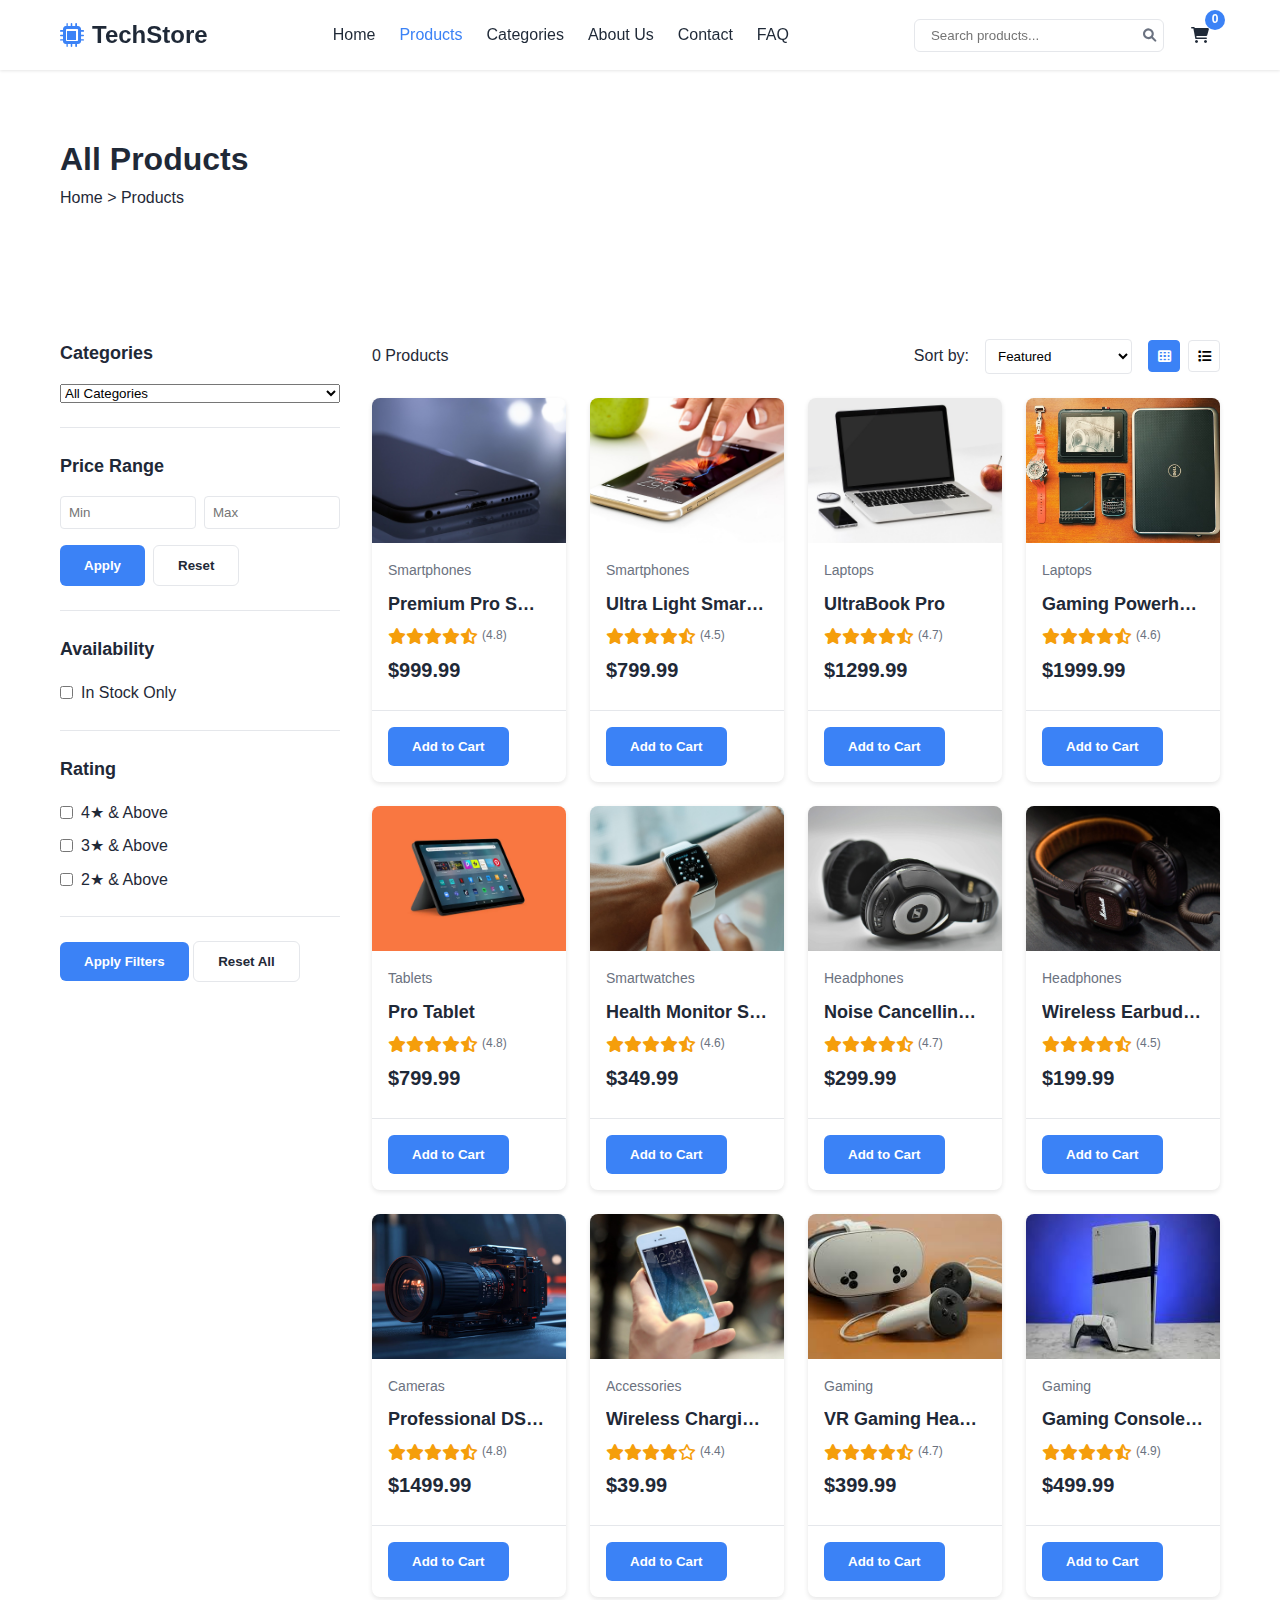
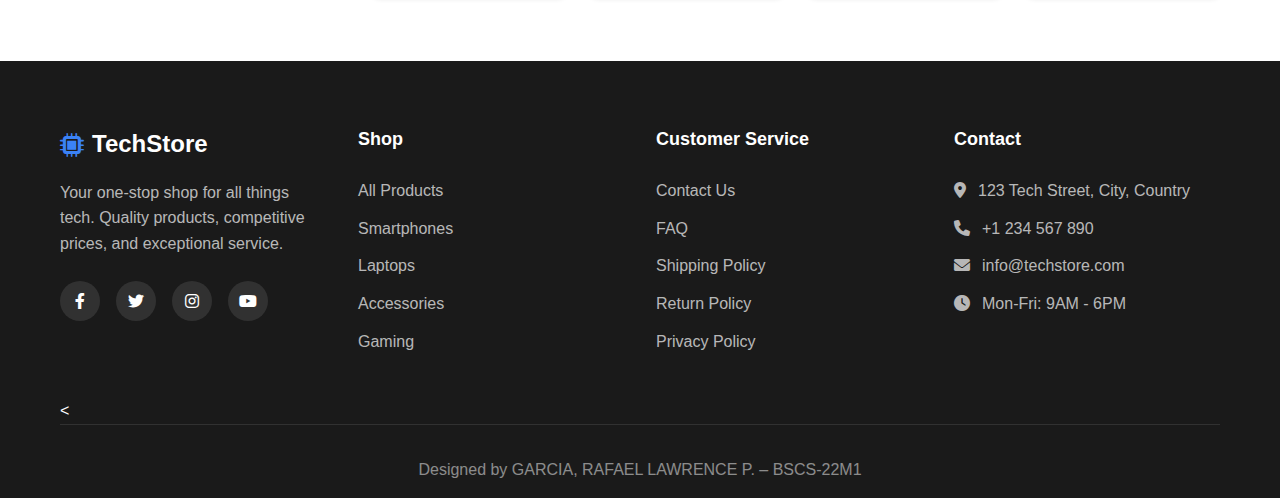
<file: product-details.html>
<!DOCTYPE html>
<html lang="en">
<head>
  <meta charset="UTF-8">
  <meta name="viewport" content="width=device-width, initial-scale=1.0">
  <title>Product Details - TechStore</title>
  <link rel="stylesheet" href= "style/main.css">
  <link rel="stylesheet" href="https://cdnjs.cloudflare.com/ajax/libs/font-awesome/6.0.0/css/all.min.css">
  <link rel="stylesheet" href="style/products-details.css">
</head>
<body>
  <header class="header">
    <div class="container">
      <div class="header-content">
        <div class="logo">
          <a href="index.html">
            <i class="fas fa-microchip"></i>
            <span>TechStore</span>
          </a>
        </div>
        
        <nav class="main-nav">
          <ul>
            <li><a href="index.html">Home</a></li>
            <li><a href="products.html" class="active">Products</a></li>
            <li><a href="categories.html">Categories</a></li>
            <li><a href="about.html">About Us</a></li>
            <li><a href="contact.html">Contact</a></li>
            <li><a href="faq.html">FAQ</a></li>
          </ul>
        </nav>
        
        <div class="header-actions">
          <div class="search-box">
            <input type="text" placeholder="Search products...">
            <button type="submit">
              <i class="fas fa-search"></i>
            </button>
          </div>
          
          <a href="cart.html" class="cart-btn">
            <i class="fas fa-shopping-cart"></i>
            <span class="cart-count">0</span>
          </a>
          
          <button class="mobile-menu-btn">
            <i class="fas fa-bars"></i>
          </button>
        </div>
      </div>
    </div>
  </header>
  
  <main>
    <section class="page-header">
      <div class="container">
        <div class="breadcrumbs">
          <a href="index.html">Home</a> &gt;
          <a href="products.html">Products</a> &gt;
          <span>Product Details</span>
        </div>
      </div>
    </section>
    
    <section class="product-details-section">
      <div class="container">
        <div id="product-details">
          <!-- Product details will be loaded here via JavaScript -->
        </div>
        
        <div class="related-products">
          <h2>Related Products</h2>
          <div class="product-grid" id="related-products">
            <!-- Related products will be loaded here via JavaScript -->
          </div>
        </div>
      </div>
    </section>
  </main>
  
  <footer class="footer">
    <div class="container">
      <div class="footer-content">
        <div class="footer-col">
          <div class="footer-logo">
            <i class="fas fa-microchip"></i>
            <span>TechStore</span>
          </div>
          <p>Your one-stop shop for all things tech. Quality products, competitive prices, and exceptional service.</p>
          <div class="social-links">
            <a href="#"><i class="fab fa-facebook-f"></i></a>
            <a href="#"><i class="fab fa-twitter"></i></a>
            <a href="#"><i class="fab fa-instagram"></i></a>
            <a href="#"><i class="fab fa-youtube"></i></a>
          </div>
        </div>
        
        <div class="footer-col">
          <h4>Shop</h4>
          <ul>
            <li><a href="products.html">All Products</a></li>
            <li><a href="products.html?category=smartphones">Smartphones</a></li>
            <li><a href="products.html?category=laptops">Laptops</a></li>
            <li><a href="products.html?category=accessories">Accessories</a></li>
            <li><a href="products.html?category=gaming">Gaming</a></li>
          </ul>
        </div>
        
        <div class="footer-col">
          <h4>Customer Service</h4>
          <ul>
            <li><a href="contact.html">Contact Us</a></li>
            <li><a href="faq.html">FAQ</a></li>
            <li><a href="#">Shipping Policy</a></li>
            <li><a href="#">Return Policy</a></li>
            <li><a href="#">Privacy Policy</a></li>
          </ul>
        </div>
        
        <div class="footer-col">
          <h4>Contact</h4>
          <ul class="contact-info">
            <li><i class="fas fa-map-marker-alt"></i> 123 Tech Street, City, Country</li>
            <li><i class="fas fa-phone"></i> +1 234 567 890</li>
            <li><i class="fas fa-envelope"></i> info@techstore.com</li>
            <li><i class="fas fa-clock"></i> Mon-Fri: 9AM - 6PM</li>
          </ul>
        </div>
      </div>
      
     <div class="footer-bottom">
        <p>Designed by GARCIA, RAFAEL LAWRENCE P. – BSCS-22M1</p>
      </div>
    </div>
  </footer>
  
  <script src="js/products.js"></script>
  <script src="js/main.js"></script>
</body>
</html>
</file>
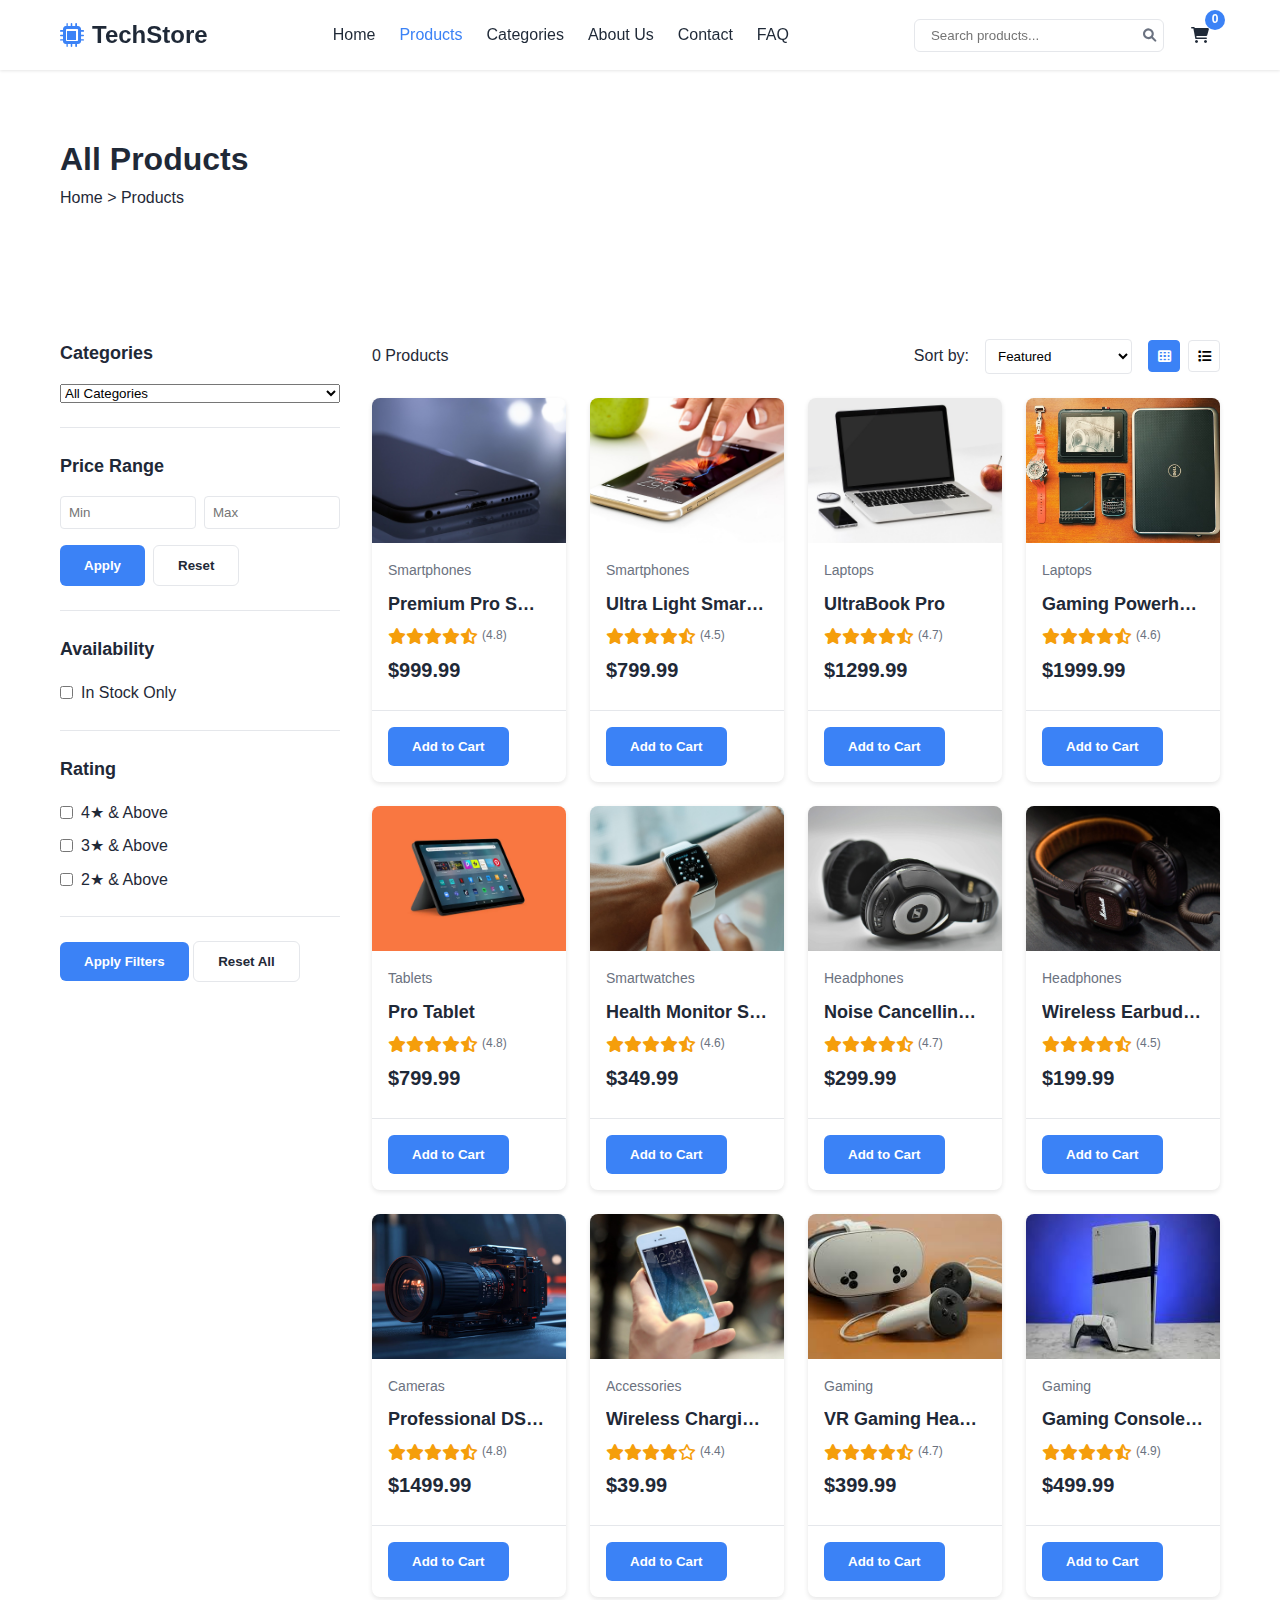
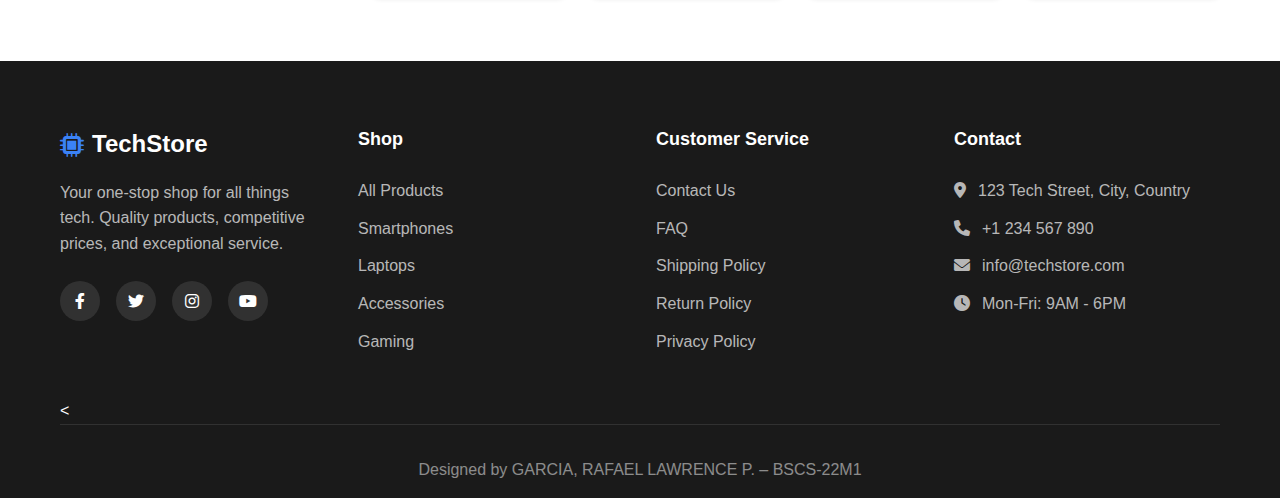
<file: products.html>
<!DOCTYPE html>
<html lang="en">
<head>
  <meta charset="UTF-8">
  <meta name="viewport" content="width=device-width, initial-scale=1.0">
  <title>Products - TechStore</title>
  <link rel="stylesheet" href="style/main.css">
  <link rel="stylesheet" href="https://cdnjs.cloudflare.com/ajax/libs/font-awesome/6.0.0/css/all.min.css">
  <style>
    /* Products Page Specific Styles */
    .products-container {
      display: flex;
      gap: 2rem;
    }
    
    .filter-sidebar {
      width: 280px;
      flex-shrink: 0;
    }
    
    .filter-section {
      margin-bottom: 1.5rem;
      padding-bottom: 1.5rem;
      border-bottom: 1px solid var(--border-color);
    }
    
    .filter-section:last-child {
      border-bottom: none;
    }
    
    .filter-section h3 {
      font-size: 1.125rem;
      margin-bottom: 1rem;
    }
    
    .filter-options {
      display: flex;
      flex-direction: column;
      gap: 0.5rem;
    }
    
    .filter-checkbox {
      display: flex;
      align-items: center;
      gap: 0.5rem;
    }
    
    .price-range {
      display: flex;
      gap: 0.5rem;
    }
    
    .price-range input {
      width: 100%;
      padding: 0.5rem;
      border: 1px solid var(--border-color);
      border-radius: 0.25rem;
    }
    
    .filter-actions {
      display: flex;
      gap: 0.5rem;
      margin-top: 1rem;
    }
    
    .products-main {
      flex: 1;
    }
    
    .products-header {
      display: flex;
      justify-content: space-between;
      align-items: center;
      margin-bottom: 1.5rem;
    }
    
    .sort-filter {
      display: flex;
      align-items: center;
      gap: 1rem;
    }
    
    .sort-filter select {
      padding: 0.5rem;
      border: 1px solid var(--border-color);
      border-radius: 0.25rem;
      background-color: var(--white);
    }
    
    .view-options {
      display: flex;
      gap: 0.5rem;
    }
    
    .view-option {
      display: flex;
      align-items: center;
      justify-content: center;
      width: 2rem;
      height: 2rem;
      border: 1px solid var(--border-color);
      border-radius: 0.25rem;
      background-color: var(--white);
      cursor: pointer;
    }
    
    .view-option.active {
      background-color: var(--primary-color);
      color: var(--white);
      border-color: var(--primary-color);
    }
    
    .mobile-filter-btn {
      display: none;
      align-items: center;
      gap: 0.5rem;
      margin-bottom: 1rem;
    }
    
    .no-products {
      text-align: center;
      padding: 3rem;
      background-color: var(--light-bg);
      border-radius: 0.5rem;
    }
    
    @media (max-width: 992px) {
      .products-container {
        flex-direction: column;
      }
      
      .filter-sidebar {
        width: 100%;
        display: none;
      }
      
      .filter-sidebar.active {
        display: block;
      }
      
      .mobile-filter-btn {
        display: flex;
      }
    }
  </style>
</head>
<body>
  <header class="header">
    <div class="container">
      <div class="header-content">
        <div class="logo">
          <a href="index.html">
            <i class="fas fa-microchip"></i>
            <span>TechStore</span>
          </a>
        </div>
        
        <nav class="main-nav">
          <ul>
            <li><a href="index.html">Home</a></li>
            <li><a href="products.html" class="active">Products</a></li>
            <li><a href="categories.html">Categories</a></li>
            <li><a href="about.html">About Us</a></li>
            <li><a href="contact.html">Contact</a></li>
            <li><a href="faq.html">FAQ</a></li>
          </ul>
        </nav>
        
        <div class="header-actions">
          <div class="search-box">
            <input type="text" placeholder="Search products...">
            <button type="submit">
              <i class="fas fa-search"></i>
            </button>
          </div>
          
          <a href="cart.html" class="cart-btn">
            <i class="fas fa-shopping-cart"></i>
            <span class="cart-count">0</span>
          </a>
          
          <button class="mobile-menu-btn">
            <i class="fas fa-bars"></i>
          </button>
        </div>
      </div>
    </div>
  </header>
  
  <main>
    <section class="page-header">
      <div class="container">
        <h1>All Products</h1>
        <div class="breadcrumbs">
          <a href="index.html">Home</a> &gt;
          <span>Products</span>
        </div>
      </div>
    </section>
    
    <section class="products-section">
      <div class="container">
        <button class="mobile-filter-btn btn btn-outline">
          <i class="fas fa-sliders-h"></i> Filter Products
        </button>
        
        <div class="products-container">
          <aside class="filter-sidebar">
            <div class="filter-section">
              <h3>Categories</h3>
              <div class="filter-options">
                <select id="category-filter" class="form-select">
                  <option value="">All Categories</option>
                  <option value="Smartphones">Smartphones</option>
                  <option value="Laptops">Laptops</option>
                  <option value="Tablets">Tablets</option>
                  <option value="Smartwatches">Smartwatches</option>
                  <option value="Headphones">Headphones</option>
                  <option value="Cameras">Cameras</option>
                  <option value="Accessories">Accessories</option>
                  <option value="Gaming">Gaming</option>
                </select>
              </div>
            </div>
            
            <div class="filter-section">
              <h3>Price Range</h3>
              <div class="price-range">
                <input type="number" placeholder="Min" id="min-price" min="0">
                <input type="number" placeholder="Max" id="max-price" min="0">
              </div>
              <div class="filter-actions">
                <button class="btn btn-primary" id="apply-price">Apply</button>
                <button class="btn btn-outline" id="reset-price">Reset</button>
              </div>
            </div>
            
            <div class="filter-section">
              <h3>Availability</h3>
              <div class="filter-options">
                <label class="filter-checkbox">
                  <input type="checkbox" id="in-stock-only">
                  <span>In Stock Only</span>
                </label>
              </div>
            </div>
            
            <div class="filter-section">
              <h3>Rating</h3>
              <div class="filter-options">
                <label class="filter-checkbox">
                  <input type="checkbox" value="4">
                  <span>4★ & Above</span>
                </label>
                <label class="filter-checkbox">
                  <input type="checkbox" value="3">
                  <span>3★ & Above</span>
                </label>
                <label class="filter-checkbox">
                  <input type="checkbox" value="2">
                  <span>2★ & Above</span>
                </label>
              </div>
            </div>
            
            <button class="btn btn-primary" id="apply-filters">Apply Filters</button>
            <button class="btn btn-outline" id="reset-filters">Reset All</button>
          </aside>
          
          <div class="products-main">
            <div class="products-header">
              <div class="products-count">
                <span id="products-count">0</span> Products
              </div>
              
              <div class="sort-filter">
                <label for="sort-select">Sort by:</label>
                <select id="sort-select">
                  <option value="featured">Featured</option>
                  <option value="price-low">Price: Low to High</option>
                  <option value="price-high">Price: High to Low</option>
                  <option value="name">Name: A to Z</option>
                  <option value="rating">Rating</option>
                </select>
                
                <div class="view-options">
                  <button class="view-option active" data-view="grid">
                    <i class="fas fa-th"></i>
                  </button>
                  <button class="view-option" data-view="list">
                    <i class="fas fa-list"></i>
                  </button>
                </div>
              </div>
            </div>
            
            <div class="product-grid" id="product-grid">
              <!-- Products will be loaded here via JavaScript -->
            </div>
          </div>
        </div>
      </div>
    </section>
  </main>
  
  <footer class="footer">
    <div class="container">
      <div class="footer-content">
        <div class="footer-col">
          <div class="footer-logo">
            <i class="fas fa-microchip"></i>
            <span>TechStore</span>
          </div>
          <p>Your one-stop shop for all things tech. Quality products, competitive prices, and exceptional service.</p>
          <div class="social-links">
            <a href="#"><i class="fab fa-facebook-f"></i></a>
            <a href="#"><i class="fab fa-twitter"></i></a>
            <a href="#"><i class="fab fa-instagram"></i></a>
            <a href="#"><i class="fab fa-youtube"></i></a>
          </div>
        </div>
        
        <div class="footer-col">
          <h4>Shop</h4>
          <ul>
            <li><a href="products.html">All Products</a></li>
            <li><a href="products.html?category=smartphones">Smartphones</a></li>
            <li><a href="products.html?category=laptops">Laptops</a></li>
            <li><a href="products.html?category=accessories">Accessories</a></li>
            <li><a href="products.html?category=gaming">Gaming</a></li>
          </ul>
        </div>
        
        <div class="footer-col">
          <h4>Customer Service</h4>
          <ul>
            <li><a href="contact.html">Contact Us</a></li>
            <li><a href="faq.html">FAQ</a></li>
            <li><a href="#">Shipping Policy</a></li>
            <li><a href="#">Return Policy</a></li>
            <li><a href="#">Privacy Policy</a></li>
          </ul>
        </div>
        
        <div class="footer-col">
          <h4>Contact</h4>
          <ul class="contact-info">
            <li><i class="fas fa-map-marker-alt"></i> 123 Tech Street, City, Country</li>
            <li><i class="fas fa-phone"></i> +1 234 567 890</li>
            <li><i class="fas fa-envelope"></i> info@techstore.com</li>
            <li><i class="fas fa-clock"></i> Mon-Fri: 9AM - 6PM</li>
          </ul>
        </div>
      </div>
      
      <<div class="footer-bottom">
        <p>Designed by GARCIA, RAFAEL LAWRENCE P. – BSCS-22M1</p>
      </div>
    </div>
  </footer>
  
  <script src="js/products.js"></script>
  <script src="js/main.js"></script>
  <script>
    // Additional product page specific JavaScript
    document.addEventListener('DOMContentLoaded', function() {
      const mobileFilterBtn = document.querySelector('.mobile-filter-btn');
      const filterSidebar = document.querySelector('.filter-sidebar');
      const viewOptions = document.querySelectorAll('.view-option');
      const productGrid = document.getElementById('product-grid');
      
      // Mobile filter toggle
      if (mobileFilterBtn && filterSidebar) {
        mobileFilterBtn.addEventListener('click', function() {
          filterSidebar.classList.toggle('active');
          mobileFilterBtn.innerHTML = filterSidebar.classList.contains('active') 
            ? '<i class="fas fa-times"></i> Close Filters' 
            : '<i class="fas fa-sliders-h"></i> Filter Products';
        });
      }
      
      // Grid/List view toggle
      if (viewOptions.length && productGrid) {
        viewOptions.forEach(option => {
          option.addEventListener('click', function() {
            const view = this.getAttribute('data-view');
            
            // Update active state
            viewOptions.forEach(btn => btn.classList.remove('active'));
            this.classList.add('active');
            
            // Update grid view
            if (view === 'grid') {
              productGrid.className = 'product-grid';
            } else {
              productGrid.className = 'product-list';
            }
          });
        });
      }
    });
  </script>
</body>
</html>
</file>
<file: style/cart.css>
.page-header {
    background-color: var(--light-bg);
    padding: 2rem 0;
  }
  
  .page-header h1 {
    font-size: 2rem;
    margin-bottom: 0.5rem;
  }
  
  .breadcrumbs {
    color: var(--text-light);
  }
  
  .breadcrumbs a {
    color: var(--text-light);
  }
  
  .breadcrumbs a:hover {
    color: var(--primary-color);
  }
  
  .cart-container {
    display: flex;
    gap: 2rem;
    align-items: flex-start;
    margin-bottom: 3rem;
  }
  
  .cart-items-container {
    flex: 3;
    background-color: var(--white);
    border-radius: 0.5rem;
    box-shadow: var(--card-shadow);
    overflow: hidden;
  }
  
  .cart-header {
    display: grid;
    grid-template-columns: minmax(0, 3fr) minmax(0, 1fr) minmax(0, 1fr) minmax(0, auto);
    padding: 1rem;
    background-color: var(--light-bg);
    font-weight: 600;
  }
  
  .cart-items {
    padding: 1rem;
  }
  
  .cart-item {
    display: grid;
    grid-template-columns: minmax(0, 3fr) minmax(0, 1fr) minmax(0, 1fr) minmax(0, auto);
    align-items: center;
    padding: 1.5rem 1rem;
    border-bottom: 1px solid var(--border-color);
  }
  
  .cart-item:last-child {
    border-bottom: none;
  }
  
  .cart-item-details {
    display: flex;
    gap: 1rem;
  }
  
  .cart-item-image {
    width: 80px;
    height: 80px;
    border-radius: 0.25rem;
    overflow: hidden;
  }
  
  .cart-item-image img {
    width: 100%;
    height: 100%;
    object-fit: cover;
  }
  
  .cart-item-info {
    flex: 1;
  }
  
  .cart-item-name {
    font-weight: 600;
    margin-bottom: 0.25rem;
  }
  
  .cart-item-category {
    color: var(--text-light);
    font-size: 0.875rem;
    margin-bottom: 0.5rem;
  }
  
  .cart-item-price {
    font-weight: 600;
  }
  
  .cart-item-quantity {
    display: flex;
    align-items: center;
    justify-content: center;
  }
  
  .quantity-selector {
    display: flex;
    align-items: center;
    border: 1px solid var(--border-color);
    border-radius: 0.375rem;
    overflow: hidden;
  }
  
  .quantity-btn {
    width: 2rem;
    height: 2.5rem;
    background: none;
    border: none;
    cursor: pointer;
    font-size: 1rem;
  }
  
  .quantity-input {
    width: 2.5rem;
    height: 2.5rem;
    border: none;
    text-align: center;
  }
  
  .quantity-input::-webkit-outer-spin-button,
  .quantity-input::-webkit-inner-spin-button {
    -webkit-appearance: none;
    margin: 0;
  }
  
  .cart-item-subtotal {
    font-weight: 600;
    text-align: center;
  }
  
  .cart-item-remove {
    background: none;
    border: none;
    color: var(--text-light);
    cursor: pointer;
    transition: color 0.2s ease;
    display: flex;
    align-items: center;
    justify-content: center;
    width: 2rem;
    height: 2rem;
  }
  
  .cart-item-remove:hover {
    color: var(--error);
  }
  
  .empty-cart {
    text-align: center;
    padding: 3rem 1rem;
  }
  
  .empty-cart i {
    font-size: 4rem;
    color: var(--text-lighter);
    margin-bottom: 1rem;
  }
  
  .empty-cart h3 {
    font-size: 1.5rem;
    margin-bottom: 1rem;
  }
  
  .empty-cart p {
    color: var(--text-light);
    margin-bottom: 1.5rem;
  }
  
  .cart-summary {
    flex: 1;
    background-color: var(--white);
    border-radius: 0.5rem;
    box-shadow: var(--card-shadow);
    position: sticky;
    top: 100px;
  }
  
  .cart-summary-content {
    padding: 1.5rem;
  }
  
  .cart-summary-content h3 {
    font-size: 1.25rem;
    margin-bottom: 1.5rem;
  }
  
  .summary-item {
    display: flex;
    justify-content: space-between;
    margin-bottom: 1rem;
  }
  
  .summary-total {
    display: flex;
    justify-content: space-between;
    font-size: 1.25rem;
    font-weight: 700;
    padding-top: 1rem;
    margin-top: 1rem;
    border-top: 1px solid var(--border-color);
    margin-bottom: 1.5rem;
  }
  
  .checkout-btn {
    width: 100%;
    padding: 1rem;
    font-size: 1.125rem;
    margin-bottom: 1.5rem;
  }
  
  .summary-note {
    color: var(--text-light);
    font-size: 0.875rem;
  }
  
  .summary-note p {
    margin-bottom: 0.5rem;
  }
  
  .cart-summary-empty {
    padding: 1.5rem;
  }
  
  .cart-summary-empty h3 {
    font-size: 1.25rem;
    margin-bottom: 1rem;
  }
  
  .cart-summary-empty p {
    color: var(--text-light);
  }
  
  .cart-actions {
    margin-top: 1.5rem;
    display: flex;
    justify-content: space-between;
  }
  
  @media (max-width: 992px) {
    .cart-container {
      flex-direction: column;
    }
    
    .cart-summary {
      width: 100%;
      position: static;
    }
  }
  
  @media (max-width: 768px) {
    .cart-header {
      display: none;
    }
    
    .cart-item {
      grid-template-columns: 1fr;
      gap: 1rem; 
    }
    
    .cart-item-details {
      grid-column: 1 / -1;
    }
    
    .cart-item-quantity {
      justify-content: flex-start;
    }
    
    .cart-item-subtotal {
      text-align: left;
    }
    
    .cart-item-remove {
      position: absolute;
      top: 1rem;
      right: 1rem;
    }
  }
</file>
<file: style/catergories.css>
.page-header {
      background-color: var(--light-bg);
      padding: 2rem 0;
    }
    
    .page-header h1 {
      font-size: 2rem;
      margin-bottom: 0.5rem;
    }
    
    .breadcrumbs {
      color: var(--text-light);
    }
    
    .breadcrumbs a {
      color: var(--text-light);
    }
    
    .breadcrumbs a:hover {
      color: var(--primary-color);
    }
    
    .categories-section {
      padding: 4rem 0;
    }
    
    .categories-grid {
      display: grid;
      grid-template-columns: repeat(3, 1fr);
      gap: 2rem;
    }
    
    .category-large-card {
      display: flex;
      flex-direction: column;
      align-items: center;
      padding: 3rem 2rem;
      border-radius: 0.5rem;
      background-color: var(--white);
      box-shadow: var(--card-shadow);
      transition: all 0.3s ease;
      text-align: center;
    }
    
    .category-large-card:hover {
      transform: translateY(-10px);
      box-shadow: var(--hover-shadow);
    }
    
    .category-icon {
      font-size: 3rem;
      margin-bottom: 1.5rem;
      color: var(--primary-color);
      width: 6rem;
      height: 6rem;
      border-radius: 50%;
      background-color: rgba(59, 130, 246, 0.1);
      display: flex;
      align-items: center;
      justify-content: center;
    }
    
    .category-large-card h3 {
      font-size: 1.5rem;
      font-weight: 600;
      margin-bottom: 0.5rem;
    }
    
    .category-large-card p {
      color: var(--text-light);
    }
    
    @media (max-width: 992px) {
      .categories-grid {
        grid-template-columns: repeat(2, 1fr);
      }
    }
    
    @media (max-width: 576px) {
      .categories-grid {
        grid-template-columns: 1fr;
      }
    }
</file>
<file: style/contact.css>
/* Contact Page Specific Styles */
.page-header {
    background-color: var(--light-bg);
    padding: 2rem 0;
  }
  
  .page-header h1 {
    font-size: 2rem;
    margin-bottom: 0.5rem;
  }
  
  .breadcrumbs {
    color: var(--text-light);
  }
  
  .breadcrumbs a {
    color: var(--text-light);
  }
  
  .breadcrumbs a:hover {
    color: var(--primary-color);
  }
  
  .contact-section {
    padding: 5rem 0;
  }
  
  .contact-container {
    display: flex;
    gap: 3rem;
  }
  
  .contact-form-container {
    flex: 3;
    background-color: var(--white);
    border-radius: 0.5rem;
    box-shadow: var(--card-shadow);
    padding: 2.5rem;
  }
  
  .contact-form-header {
    margin-bottom: 2rem;
  }
  
  .contact-form-header h2 {
    font-size: 2rem;
    margin-bottom: 1rem;
  }
  
  .contact-form-header p {
    color: var(--text-light);
    line-height: 1.7;
  }
  
  .contact-form {
    display: grid;
    gap: 1.5rem;
  }
  
  .form-group {
    display: flex;
    flex-direction: column;
    gap: 0.5rem;
  }
  
  .form-label {
    font-weight: 600;
  }
  
  .form-input,
  .form-textarea,
  .form-select {
    padding: 0.75rem 1rem;
    border: 1px solid var(--border-color);
    border-radius: 0.375rem;
    font-family: inherit;
    font-size: 1rem;
    transition: border-color 0.2s ease;
  }
  
  .form-input:focus,
  .form-textarea:focus,
  .form-select:focus {
    outline: none;
    border-color: var(--primary-color);
  }
  
  .form-textarea {
    resize: vertical;
    min-height: 150px;
  }
  
  .form-row {
    display: grid;
    grid-template-columns: repeat(2, 1fr);
    gap: 1.5rem;
  }
  
  .form-submit {
    padding: 0.75rem 1.5rem;
    background-color: var(--primary-color);
    color: var(--white);
    border: none;
    border-radius: 0.375rem;
    font-weight: 600;
    font-size: 1rem;
    cursor: pointer;
    transition: background-color 0.2s ease;
  }
  
  .form-submit:hover {
    background-color: var(--primary-hover);
  }
  
  .contact-info-container {
    flex: 2;
  }
  
  .contact-info {
    background-color: var(--white);
    border-radius: 0.5rem;
    box-shadow: var(--card-shadow);
    padding: 2.5rem;
    margin-bottom: 2rem;
  }
  
  .contact-info h3 {
    font-size: 1.5rem;
    margin-bottom: 1.5rem;
  }
  
  .contact-info-list {
    display: grid;
    gap: 1.5rem;
  }
  
  .contact-info-item {
    display: flex;
    gap: 1rem;
  }
  
  .contact-info-icon {
    width: 3rem;
    height: 3rem;
    border-radius: 50%;
    background-color: rgba(59, 130, 246, 0.1);
    color: var(--primary-color);
    display: flex;
    align-items: center;
    justify-content: center;
    font-size: 1.25rem;
    flex-shrink: 0;
  }
  
  .contact-info-content h4 {
    font-weight: 600;
    margin-bottom: 0.5rem;
  }
  
  .contact-info-content p {
    color: var(--text-light);
  }
  
  .contact-info-content a {
    color: var(--primary-color);
  }
  
  .contact-hours {
    background-color: var(--white);
    border-radius: 0.5rem;
    box-shadow: var(--card-shadow);
    padding: 2.5rem;
  }
  
  .contact-hours h3 {
    font-size: 1.5rem;
    margin-bottom: 1.5rem;
  }
  
  .hours-list {
    display: grid;
    gap: 0.75rem;
  }
  
  .hours-item {
    display: flex;
    justify-content: space-between;
    padding-bottom: 0.75rem;
    border-bottom: 1px solid var(--border-color);
  }
  
  .hours-item:last-child {
    border-bottom: none;
    padding-bottom: 0;
  }
  
  .day {
    font-weight: 600;
  }
  
  .hours {
    color: var(--text-light);
  }
  
  .map-section {
    padding-bottom: 5rem;
  }
  
  .map-container {
    height: 400px;
    border-radius: 0.5rem;
    overflow: hidden;
    box-shadow: var(--card-shadow);
  }
  
  .map-container iframe {
    width: 100%;
    height: 100%;
    border: none;
  }
  
  @media (max-width: 992px) {
    .contact-container {
      flex-direction: column;
    }
    
    .form-row {
      grid-template-columns: 1fr;
    }
  }
</file>
<file: style/faq.css>
.page-header {
    background-color: var(--light-bg);
    padding: 2rem 0;
  }
  
  .page-header h1 {
    font-size: 2rem;
    margin-bottom: 0.5rem;
  }
  
  .breadcrumbs {
    color: var(--text-light);
  }
  
  .breadcrumbs a {
    color: var(--text-light);
  }
  
  .breadcrumbs a:hover {
    color: var(--primary-color);
  }
  
  .faq-section {
    padding: 5rem 0;
  }
  
  .faq-header {
    text-align: center;
    margin-bottom: 3rem;
  }
  
  .faq-header h2 {
    font-size: 2.5rem;
    margin-bottom: 1rem;
  }
  
  .faq-header p {
    color: var(--text-light);
    max-width: 800px;
    margin: 0 auto;
  }
  
  .faq-search {
    max-width: 600px;
    margin: 0 auto 3rem;
    position: relative;
  }
  
  .faq-search input {
    width: 100%;
    padding: 1rem 3rem 1rem 1.5rem;
    border: 1px solid var(--border-color);
    border-radius: 0.5rem;
    font-size: 1rem;
    box-shadow: var(--card-shadow);
  }
  
  .faq-search input:focus {
    outline: none;
    border-color: var(--primary-color);
  }
  
  .faq-search button {
    position: absolute;
    right: 1rem;
    top: 50%;
    transform: translateY(-50%);
    background: none;
    border: none;
    color: var(--text-light);
    font-size: 1.25rem;
    cursor: pointer;
  }
  
  .faq-tabs {
    display: flex;
    justify-content: center;
    gap: 1rem;
    margin-bottom: 3rem;
    flex-wrap: wrap;
  }
  
  .faq-tab {
    padding: 0.75rem 1.5rem;
    background-color: var(--white);
    border: 1px solid var(--border-color);
    border-radius: 0.375rem;
    font-weight: 600;
    cursor: pointer;
    transition: all 0.2s ease;
  }
  
  .faq-tab:hover {
    border-color: var(--primary-color);
    color: var(--primary-color);
  }
  
  .faq-tab.active {
    background-color: var(--primary-color);
    color: var(--white);
    border-color: var(--primary-color);
  }
  
  .faq-container {
    max-width: 800px;
    margin: 0 auto;
  }
  
  .faq-category {
    margin-bottom: 3rem;
  }
  
  .faq-category:last-child {
    margin-bottom: 0;
  }
  
  .faq-category h3 {
    font-size: 1.5rem;
    margin-bottom: 1.5rem;
    padding-bottom: 0.75rem;
    border-bottom: 1px solid var(--border-color);
  }
  
  .faq-item {
    margin-bottom: 1rem;
    border: 1px solid var(--border-color);
    border-radius: 0.5rem;
    overflow: hidden;
  }
  
  .faq-question {
    display: flex;
    justify-content: space-between;
    align-items: center;
    padding: 1.25rem;
    background-color: var(--white);
    cursor: pointer;
    font-weight: 600;
    transition: background-color 0.2s ease;
  }
  
  .faq-question:hover {
    background-color: var(--light-bg);
  }
  
  .faq-question.active {
    background-color: var(--light-bg);
  }
  
  .faq-question i {
    transition: transform 0.3s ease;
  }
  
  .faq-question.active i {
    transform: rotate(180deg);
  }
  
  .faq-answer {
    padding: 0;
    max-height: 0;
    overflow: hidden;
    transition: all 0.3s ease;
    background-color: var(--white);
  }
  
  .faq-answer.show {
    padding: 1.25rem;
    max-height: 1000px;
    border-top: 1px solid var(--border-color);
  }
  
  .faq-answer p {
    color: var(--text-light);
    line-height: 1.7;
    margin-bottom: 1rem;
  }
  
  .faq-answer p:last-child {
    margin-bottom: 0;
  }
  
  .still-have-questions {
    text-align: center;
    margin-top: 4rem;
    padding: 3rem;
    background-color: var(--light-bg);
    border-radius: 0.5rem;
  }
  
  .still-have-questions h3 {
    font-size: 1.5rem;
    margin-bottom: 1rem;
  }
  
  .still-have-questions p {
    color: var(--text-light);
    margin-bottom: 1.5rem;
    max-width: 600px;
    margin-left: auto;
    margin-right: auto;
  }
</file>
<file: style/products-details.css>
/* Product Details Page Specific Styles */
 .page-header {
    background-color: var(--light-bg);
    padding: 2rem 0;
  }
  
  .page-header h1 {
    font-size: 2rem;
    margin-bottom: 0.5rem;
  }
  
  .breadcrumbs {
    color: var(--text-light);
  }
  
  .breadcrumbs a {
    color: var(--text-light);
  }
  
  .breadcrumbs a:hover {
    color: var(--primary-color);
  }
  
  .product-details-container {
    display: flex;
    gap: 2rem;
    margin-bottom: 3rem;
  }
  
  .product-gallery {
    flex: 1;
  }
  
  .main-image {
    width: 100%;
    border-radius: 0.5rem;
    margin-bottom: 1rem;
  }
  
  .thumbnail-images {
    display: flex;
    gap: 0.5rem;
  }
  
  .thumbnail {
    width: 80px;
    height: 80px;
    border-radius: 0.25rem;
    object-fit: cover;
    cursor: pointer;
    border: 2px solid transparent;
  }
  
  .thumbnail.active {
    border-color: var(--primary-color);
  }
  
  .product-info-container {
    flex: 1;
  }
  
  .product-title {
    font-size: 2rem;
    margin-bottom: 1rem;
  }
  
  .product-meta {
    display: flex;
    align-items: center;
    gap: 1.5rem;
    margin-bottom: 1rem;
  }
  
  .product-rating {
    display: flex;
    align-items: center;
    gap: 0.5rem;
  }
  
  .product-rating .stars {
    color: #f59e0b;
  }
  
  .product-rating .rating-count {
    color: var(--text-light);
  }
  
  .product-stock {
    font-weight: 600;
  }
  
  .in-stock {
    color: var(--success);
  }
  
  .out-of-stock {
    color: var(--error);
  }
  
  .product-price {
    font-size: 2rem;
    font-weight: 700;
    margin-bottom: 1.5rem;
  }
  
  .product-description {
    margin-bottom: 1.5rem;
    line-height: 1.7;
  }
  
  .product-features {
    margin-bottom: 1.5rem;
  }
  
  .product-features h3 {
    font-size: 1.125rem;
    margin-bottom: 0.75rem;
  }
  
  .product-features ul {
    list-style: disc;
    padding-left: 1.5rem;
  }
  
  .product-features li {
    margin-bottom: 0.5rem;
  }
  
  .product-actions {
    display: flex;
    gap: 1rem;
    margin-bottom: 1.5rem;
  }
  
  .quantity-selector {
    display: flex;
    align-items: center;
    border: 1px solid var(--border-color);
    border-radius: 0.375rem;
    overflow: hidden;
  }
  
  .quantity-btn {
    width: 2.5rem;
    height: 3rem;
    background: none;
    border: none;
    cursor: pointer;
    font-size: 1.25rem;
  }
  
  .quantity-input {
    width: 3rem;
    height: 3rem;
    border: none;
    text-align: center;

  }
  
  .quantity-input::-webkit-outer-spin-button,
  .quantity-input::-webkit-inner-spin-button {
    -webkit-appearance: none;
    margin: 0;
  }
  
  .add-to-cart-large {
    flex: 1;
    height: 3rem;
    font-size: 1.125rem;
  }
  
  .product-actions-secondary {
    display: flex;
    gap: 1rem;
    margin-bottom: 2rem;
  }
  
  .product-tabs {
    margin-bottom: 3rem;
  }
  
  .tabs-header {
    display: flex;
    border-bottom: 1px solid var(--border-color);
    margin-bottom: 1.5rem;
  }
  
  .tab-btn {
    padding: 1rem 1.5rem;
    font-weight: 600;
    background: none;
    border: none;
    border-bottom: 3px solid transparent;
    cursor: pointer;
  }
  
  .tab-btn.active {
    color: var(--primary-color);
    border-bottom-color: var(--primary-color);
  }
  
  .tab-panel {
    display: none;
  }
  
  .tab-panel.active {
    display: block;
  }
  
  .specs-table {
    width: 100%;
    border-collapse: collapse;
  }
  
  .specs-table tr {
    border-bottom: 1px solid var(--border-color);
  }
  
  .specs-table th, .specs-table td {
    padding: 1rem;
    text-align: left;
  }
  
  .specs-table th {
    width: 30%;
    background-color: var(--light-bg);
  }
  
  .reviews-summary {
    display: flex;
    justify-content: space-between;
    align-items: center;
    margin-bottom: 2rem;
  }
  
  .average-rating {
    display: flex;
    align-items: center;
    gap: 1rem;
  }
  
  .rating-number {
    font-size: 3rem;
    font-weight: 700;
  }
  
  .rating-count {
    color: var(--text-light);
  }
  
  .related-products {
    margin-top: 4rem;
  }
  
  .related-products h2 {
    margin-bottom: 2rem;
    text-align: center;
  }
  
  @media (max-width: 992px) {
    .product-details-container {
      flex-direction: column;
    }
  }
</file>
<file: style/main.css>
/* Reset and Base Styles */
* {
    margin: 0;
    padding: 0;
    box-sizing: border-box;
  }
  
  :root {
    --primary-color: #3b82f6;
    --primary-hover: #2563eb;
    --secondary-color: #1e40af;
    --text-dark: #1f2937;
    --text-light: #6b7280;
    --text-lighter: #9ca3af;
    --white: #ffffff;
    --light-bg: #f9fafb;
    --border-color: #e5e7eb;
    --success: #10b981;
    --error: #ef4444;
    --warning: #f59e0b;
    --card-shadow: 0 2px 5px rgba(0, 0, 0, 0.1);
    --hover-shadow: 0 10px 15px -3px rgba(0, 0, 0, 0.1);
  }
  
  body {
    font-family: 'Segoe UI', Tahoma, Geneva, Verdana, sans-serif;
    line-height: 1.6;
    color: var(--text-dark);
    background-color: var(--white);
  }
  
  img {
    max-width: 100%;
    height: auto;
  }
  
  a {
    text-decoration: none;
    color: inherit;
  }
  
  ul {
    list-style: none;
  }
  
  .container {
    width: 100%;
    max-width: 1200px;
    margin: 0 auto;
    padding: 0 20px;
  }
  
  /* Buttons */
  .btn {
    display: inline-flex;
    align-items: center;
    justify-content: center;
    padding: 0.75rem 1.5rem;
    border-radius: 0.375rem;
    font-weight: 600;
    transition: all 0.2s ease;
    cursor: pointer;
  }
  
  .btn-primary {
    background-color: var(--primary-color);
    color: var(--white);
    border: none;
  }
  
  .btn-primary:hover {
    background-color: var(--primary-hover);
  }
  
  .btn-outline {
    background-color: transparent;
    color: var(--text-dark);
    border: 1px solid var(--border-color);
  }
  
  .btn-outline:hover {
    background-color: var(--light-bg);
  }
  
  .btn-light {
    background-color: var(--white);
    color: var(--primary-color);
    border: none;
  }
  
  .btn-light:hover {
    background-color: var(--light-bg);
  }
  
  .btn-outline-light {
    background-color: transparent;
    color: var(--white);
    border: 1px solid var(--white);
  }
  
  .btn-outline-light:hover {
    background-color: rgba(255, 255, 255, 0.1);
  }
  
  /* Section Styles */
  section {
    padding: 4rem 0;
  }
  
  .section-header {
    text-align: center;
    margin-bottom: 2.5rem;
  }
  
  .section-header h2 {
    font-size: 2rem;
    margin-bottom: 0.5rem;
    color: var(--text-dark);
  }
  
  .section-header p {
    font-size: 1.125rem;
    color: var(--text-light);
    max-width: 36rem;
    margin: 0 auto;
  }
  
  .view-all {
    display: inline-flex;
    align-items: center;
    font-weight: 600;
    color: var(--primary-color);
    margin-top: 1rem;
  }
  
  .view-all i {
    margin-left: 0.5rem;
    transition: transform 0.2s ease;
  }
  
  .view-all:hover i {
    transform: translateX(3px);
  }
  
  /* Header */
  .header {
    position: sticky;
    top: 0;
    background-color: var(--white);
    box-shadow: 0 1px 3px rgba(0, 0, 0, 0.1);
    z-index: 1000; /* Ensure this is high enough */
}
  
  .header-content {
    display: flex;
    align-items: center;
    justify-content: space-between;
    height: 70px;
  }
  
  .logo {
    font-size: 1.5rem;
    font-weight: 700;
  }
  
  .logo a {
    display: flex;
    align-items: center;
    gap: 0.5rem;
  }
  
  .logo i {
    color: var(--primary-color);
  }
  
  .main-nav ul {
    display: flex;
    gap: 1.5rem;
  }
  
  .main-nav a {
    font-weight: 500;
    transition: color 0.2s ease;
  }
  
  .main-nav a:hover, .main-nav a.active {
    color: var(--primary-color);
  }
  
  .header-actions {
    display: flex;
    align-items: center;
    gap: 1rem;
  }
  
  .search-box {
    position: relative;
    width: 250px;
  }
  
  .search-box input {
    width: 100%;
    padding: 0.5rem 2.5rem 0.5rem 1rem;
    border-radius: 0.375rem;
    border: 1px solid var(--border-color);
    outline: none;
    transition: border-color 0.2s ease;
  }
  
  .search-box input:focus {
    border-color: var(--primary-color);
  }
  
  .search-box button {
    position: absolute;
    right: 0.5rem;
    top: 50%;
    transform: translateY(-50%);
    background: none;
    border: none;
    color: var(--text-light);
    cursor: pointer;
  }
  
  .cart-btn {
    position: relative;
    display: flex;
    align-items: center;
    justify-content: center;
    width: 2.5rem;
    height: 2.5rem;
    color: var(--text-dark);
  }
  
  .cart-count {
    position: absolute;
    top: -5px;
    right: -5px;
    display: flex;
    align-items: center;
    justify-content: center;
    width: 1.25rem;
    height: 1.25rem;
    background-color: var(--primary-color);
    color: var(--white);
    border-radius: 50%;
    font-size: 0.75rem;
    font-weight: 600;
  }
  
  .mobile-menu-btn {
    display: flex; /* Ensure it is displayed */
    align-items: center;
    justify-content: center;
    background: none;
    border: none;
    font-size: 1.5rem; /* Increase size for better touch target */
    cursor: pointer;
    z-index: 1000; /* Ensure it is above other elements */
}

  
  /* Hero Section */
  .hero {
    background-color: var(--light-bg);
    padding: 5rem 0;
  }
  
  .hero-content {
    display: flex;
    align-items: center;
    gap: 3rem;
  }
  
  .hero-text {
    flex: 1;
  }
  
  .hero-text h1 {
    font-size: 3rem;
    font-weight: 800;
    line-height: 1.2;
    margin-bottom: 1.5rem;
  }
  
  .hero-text h1 span {
    color: var(--primary-color);
    background: linear-gradient(90deg, var(--primary-color), var(--secondary-color));
    -webkit-background-clip: text;
    background-clip: text;
    color: transparent;
  }
  
  .hero-text p {
    font-size: 1.25rem;
    color: var(--text-light);
    margin-bottom: 2rem;
  }
  
  .hero-buttons {
    display: flex;
    gap: 1rem;
  }
  
  .hero-image {
    flex: 1;
    display: flex;
    justify-content: center;
  }
  
  .hero-image img {
    max-width: 100%;
    height: auto;
    border-radius: 0.5rem;
    box-shadow: var(--hover-shadow);
  }
  
  /* Categories Section */
  .category-grid {
    display: grid;
    grid-template-columns: repeat(4, 1fr);
    gap: 1.5rem;
  }
  
  .category-card {
    display: flex;
    flex-direction: column;
    align-items: center;
    padding: 1.5rem;
    border-radius: 0.5rem;
    background-color: var(--white);
    box-shadow: var(--card-shadow);
    transition: all 0.3s ease;
    text-align: center;
  }
  
  .category-card:hover {
    transform: translateY(-5px);
    box-shadow: var(--hover-shadow);
    background-color: var(--primary-color);
    color: var(--white);
  }
  
  .category-icon {
    font-size: 2rem;
    margin-bottom: 1rem;
    color: var(--primary-color);
  }
  
  .category-card:hover .category-icon {
    color: var(--white);
  }
  
  .category-card h3 {
    font-size: 1.125rem;
    font-weight: 600;
  }
  
  /* Featured Products Section */
  .featured-products {
    background-color: var(--white);
  }
  
  .product-grid {
    display: grid;
    grid-template-columns: repeat(4, 1fr);
    gap: 1.5rem;
  }
  
  .product-card {
    background-color: var(--white);
    border-radius: 0.5rem;
    overflow: hidden;
    box-shadow: var(--card-shadow);
    transition: all 0.3s ease;
  }
  
  .product-card:hover {
    transform: translateY(-5px);
    box-shadow: var(--hover-shadow);
  }
  
  .product-image {
    position: relative;
    aspect-ratio: 4/3;
    overflow: hidden;
    background-color: var(--light-bg);
  }
  
  .product-image img {
    width: 100%;
    height: 100%;
    object-fit: cover;
    transition: transform 0.5s ease;
  }
  
  .product-card:hover .product-image img {
    transform: scale(1.05);
  }
  
  .product-badge {
    position: absolute;
    top: 0.5rem;
    left: 0.5rem;
    padding: 0.25rem 0.75rem;
    border-radius: 0.375rem;
    font-size: 0.75rem;
    font-weight: 600;
    background-color: var(--error);
    color: var(--white);
  }
  
  .product-actions {
    position: absolute;
    bottom: 0;
    left: 0;
    right: 0;
    padding: 1rem;
    background-color: rgba(0, 0, 0, 0.5);
    display: flex;
    justify-content: center;
    gap: 0.5rem;
    opacity: 0;
    transform: translateY(100%);
    transition: all 0.3s ease;
  }
  
  .product-card:hover .product-actions {
    opacity: 1;
    transform: translateY(0);
  }
  
  .action-btn {
    display: flex;
    align-items: center;
    justify-content: center;
    width: 2.5rem;
    height: 2.5rem;
    border-radius: 50%;
    background-color: var(--white);
    color: var(--primary-color);
    border: none;
    cursor: pointer;
    transition: all 0.2s ease;
  }
  
  .action-btn:hover {
    background-color: var(--primary-color);
    color: var(--white);
  }
  
  .product-info {
    padding: 1rem;
  }
  
  .product-category {
    font-size: 0.875rem;
    color: var(--text-light);
    margin-bottom: 0.5rem;
  }
  
  .product-name {
    font-size: 1.125rem;
    font-weight: 600;
    margin-bottom: 0.5rem;
    white-space: nowrap;
    overflow: hidden;
    text-overflow: ellipsis;
  }
  
  .product-rating {
    display: flex;
    align-items: center;
    gap: 0.25rem;
    margin-bottom: 0.5rem;
  }
  
  .product-rating .stars {
    display: flex;
    color: #f59e0b;
  }
  
  .product-rating .rating-count {
    font-size: 0.75rem;
    color: var(--text-light);
  }
  
  .product-price {
    font-size: 1.25rem;
    font-weight: 700;
    margin-bottom: 0.5rem;
  }
  
  .product-footer {
    padding: 1rem;
    display: flex;
    justify-content: space-between;
    align-items: center;
    border-top: 1px solid var(--border-color);
  }
  
  /* New Arrivals Section */
  .new-arrivals {
    background-color: var(--light-bg);
  }
  
  .new-arrivals-grid {
    display: grid;
    grid-template-columns: repeat(4, 1fr);
    gap: 1.5rem;
  }
  
  .new-arrival-item {
    position: relative;
    aspect-ratio: 1/1;
    border-radius: 0.5rem;
    overflow: hidden;
  }
  
  .new-arrival-item img {
    width: 100%;
    height: 100%;
    object-fit: cover;
    transition: transform 0.5s ease;
  }
  
  .new-arrival-item:hover img {
    transform: scale(1.1);
  }
  
  .new-arrival-overlay {
    position: absolute;
    inset: 0;
    background-color: rgba(0, 0, 0, 0.4);
    display: flex;
    flex-direction: column;
    justify-content: flex-end;
    padding: 1rem;
    opacity: 0;
    transition: opacity 0.3s ease;
  }
  
  .new-arrival-item:hover .new-arrival-overlay {
    opacity: 1;
  }
  
  .new-arrival-name {
    font-size: 1.125rem;
    font-weight: 600;
    color: var(--white);
    margin-bottom: 0.25rem;
  }
  
  .new-arrival-price {
    font-size: 1rem;
    color: rgba(255, 255, 255, 0.9);
  }
  
  /* Search Section */
  .search-section {
    background-color: var(--light-bg);
    text-align: center;
    padding: 4rem 0;
  }
  
  .search-section h2 {
    font-size: 2rem;
    margin-bottom: 1rem;
  }
  
  .search-section p {
    font-size: 1.125rem;
    color: var(--text-light);
    max-width: 36rem;
    margin: 0 auto 2rem;
  }
  
  .search-box-large {
    max-width: 36rem;
    margin: 0 auto;
    display: flex;
    box-shadow: var(--card-shadow);
    border-radius: 0.5rem;
    overflow: hidden;
  }
  
  .search-box-large input {
    flex: 1;
    padding: 1rem;
    border: 1px solid var(--border-color);
    border-right: none;
    border-radius: 0.5rem 0 0 0.5rem;
    outline: none;
  }
  
  .search-box-large button {
    padding: 1rem 1.5rem;
    background-color: var(--primary-color);
    color: var(--white);
    border: none;
    font-weight: 600;
    cursor: pointer;
    transition: background-color 0.2s ease;
    display: flex;
    align-items: center;
    gap: 0.5rem;
  }
  
  .search-box-large button:hover {
    background-color: var(--primary-hover);
  }
  
  /* Features Section */
  .features {
    background-color: var(--white);
  }
  
  .features-grid {
    display: grid;
    grid-template-columns: repeat(3, 1fr);
    gap: 2rem;
  }
  
  .feature-card {
    text-align: center;
    padding: 2rem;
  }
  
  .feature-icon {
    font-size: 2.5rem;
    color: var(--primary-color);
    margin-bottom: 1.5rem;
    display: flex;
    align-items: center;
    justify-content: center;
    width: 5rem;
    height: 5rem;
    border-radius: 50%;
    background-color: rgba(59, 130, 246, 0.1);
    margin: 0 auto 1.5rem;
  }
  
  .feature-card h3 {
    font-size: 1.25rem;
    font-weight: 600;
    margin-bottom: 1rem;
  }
  
  .feature-card p {
    color: var(--text-light);
  }
  
  /* Newsletter Section */
  .newsletter {
    background: linear-gradient(90deg, var(--primary-color), var(--secondary-color));
    color: var(--white);
    text-align: center;
    padding: 4rem 0;
  }
  
  .newsletter h2 {
    font-size: 2rem;
    margin-bottom: 1rem;
  }
  
  .newsletter p {
    font-size: 1.125rem;
    max-width: 36rem;
    margin: 0 auto 2rem;
    opacity: 0.9;
  }
  
  .newsletter-buttons {
    display: flex;
    gap: 1rem;
    justify-content: center;
  }
  
  /* Footer */
  .footer {
    background-color: #1a1a1a;
    color: var(--white);
    padding: 4rem 0 1rem;
  }
  
  .footer-content {
    display: grid;
    grid-template-columns: repeat(4, 1fr);
    gap: 2rem;
    margin-bottom: 2rem;
  }
  
  .footer-logo {
    display: flex;
    align-items: center;
    gap: 0.5rem;
    font-size: 1.5rem;
    font-weight: 700;
    margin-bottom: 1rem;
  }
  
  .footer-logo i {
    color: var(--primary-color);
  }
  
  .footer-col p {
    color: rgba(255, 255, 255, 0.7);
    margin-bottom: 1.5rem;
  }
  
  .social-links {
    display: flex;
    gap: 1rem;
  }
  
  .social-links a {
    display: flex;
    align-items: center;
    justify-content: center;
    width: 2.5rem;
    height: 2.5rem;
    border-radius: 50%;
    background-color: rgba(255, 255, 255, 0.1);
    color: var(--white);
    transition: background-color 0.2s ease;
  }
  
  .social-links a:hover {
    background-color: var(--primary-color);
  }
  
  .footer-col h4 {
    font-size: 1.125rem;
    font-weight: 600;
    margin-bottom: 1.5rem;
  }
  
  .footer-col ul li {
    margin-bottom: 0.75rem;
  }
  
  .footer-col ul li a {
    color: rgba(255, 255, 255, 0.7);
    transition: color 0.2s ease;
  }
  
  .footer-col ul li a:hover {
    color: var(--white);
  }
  
  .contact-info li {
    display: flex;
    align-items: flex-start;
    gap: 0.75rem;
    color: rgba(255, 255, 255, 0.7);
  }
  
  .contact-info li i {
    margin-top: 0.25rem;
  }
  
  .footer-bottom {
    text-align: center;
    padding-top: 2rem;
    border-top: 1px solid rgba(255, 255, 255, 0.1);
    color: rgba(255, 255, 255, 0.5);
  }
  
  /* Responsive Styles */
  @media (max-width: 1024px) {
    .category-grid,
    .product-grid,
    .new-arrivals-grid {
      grid-template-columns: repeat(3, 1fr);
    }
    
    .footer-content {
      grid-template-columns: repeat(2, 1fr);
    }
  }
  @media (min-width: 769px) {
    .mobile-menu-btn {
        display: none; /* Hide the mobile menu button on larger screens */
    }
}
  @media (max-width: 768px) {
    .hero-content {
        flex-direction: column; /* Stack hero content vertically on small screens */
    }
    
    .hero-text {
        text-align: center; /* Center text in hero section */
        margin-bottom: 2rem; /* Add margin below hero text */
    }
    
    .hero-buttons {
        justify-content: center; /* Center buttons in hero section */
    }
    
    .category-grid,
    .product-grid,
    .new-arrivals-grid {
        grid-template-columns: repeat(2, 1fr); /* Use 2 columns for grids on small screens */
    }
    
    .features-grid {
        grid-template-columns: 1fr; /* Use 1 column for features grid on small screens */
        gap: 3rem; /* Add gap between items */
    }
    
    .main-nav {
        display: none; /* Hide the navigation by default on mobile */
    }
    
    .mobile-menu-btn {
        display: flex; /* Ensure the mobile menu button is displayed */
        align-items: center;
        justify-content: center;
        background: none;
        border: none;
        font-size: 1.5rem; /* Increase size for better touch target */
        cursor: pointer;
        z-index: 100; /* Ensure it is above other elements */
    }
    
    .header.mobile-menu-open .main-nav {
        display: block; /* Show the menu when the class 'mobile-menu-open' is added to the header */
        position: absolute; /* Position it correctly */
        top: 70px; /* Adjust based on header height */
        left: 0;
        right: 0;
        background-color: var(--white); /* Set background color for the menu */
        z-index: 99; /* Ensure it is above other content */
    }

    .search-box {
        display: none; /* Hide search box on mobile */
    }
}

  
  @media (max-width: 480px) {
    .category-grid,
    .product-grid,
    .new-arrivals-grid {
      grid-template-columns: 1fr;
    }
    
    .footer-content {
      grid-template-columns: 1fr;
    }
    
    .hero-text h1 {
      font-size: 2.25rem;
    }
    
    .section-header h2 {
      font-size: 1.75rem;
    }
    
    .newsletter-buttons {
      flex-direction: column;
    }
  }
</file>
